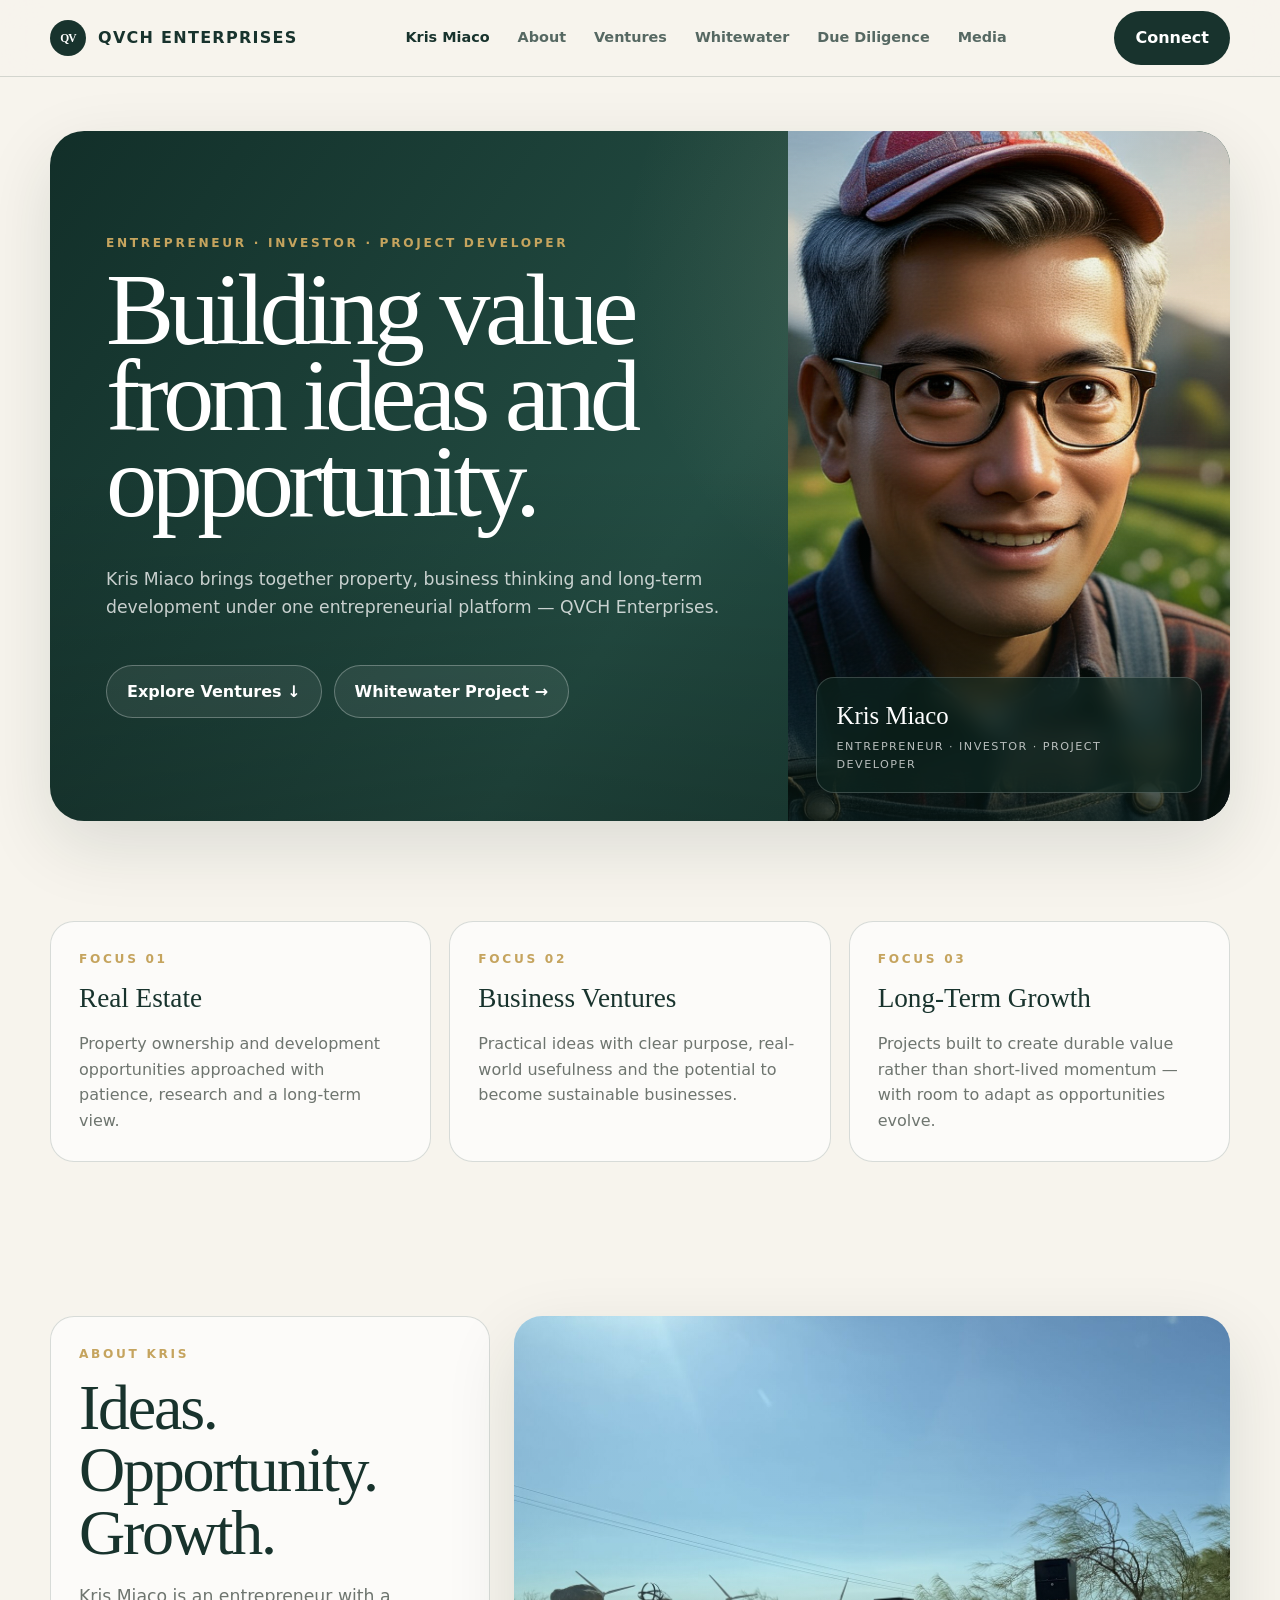
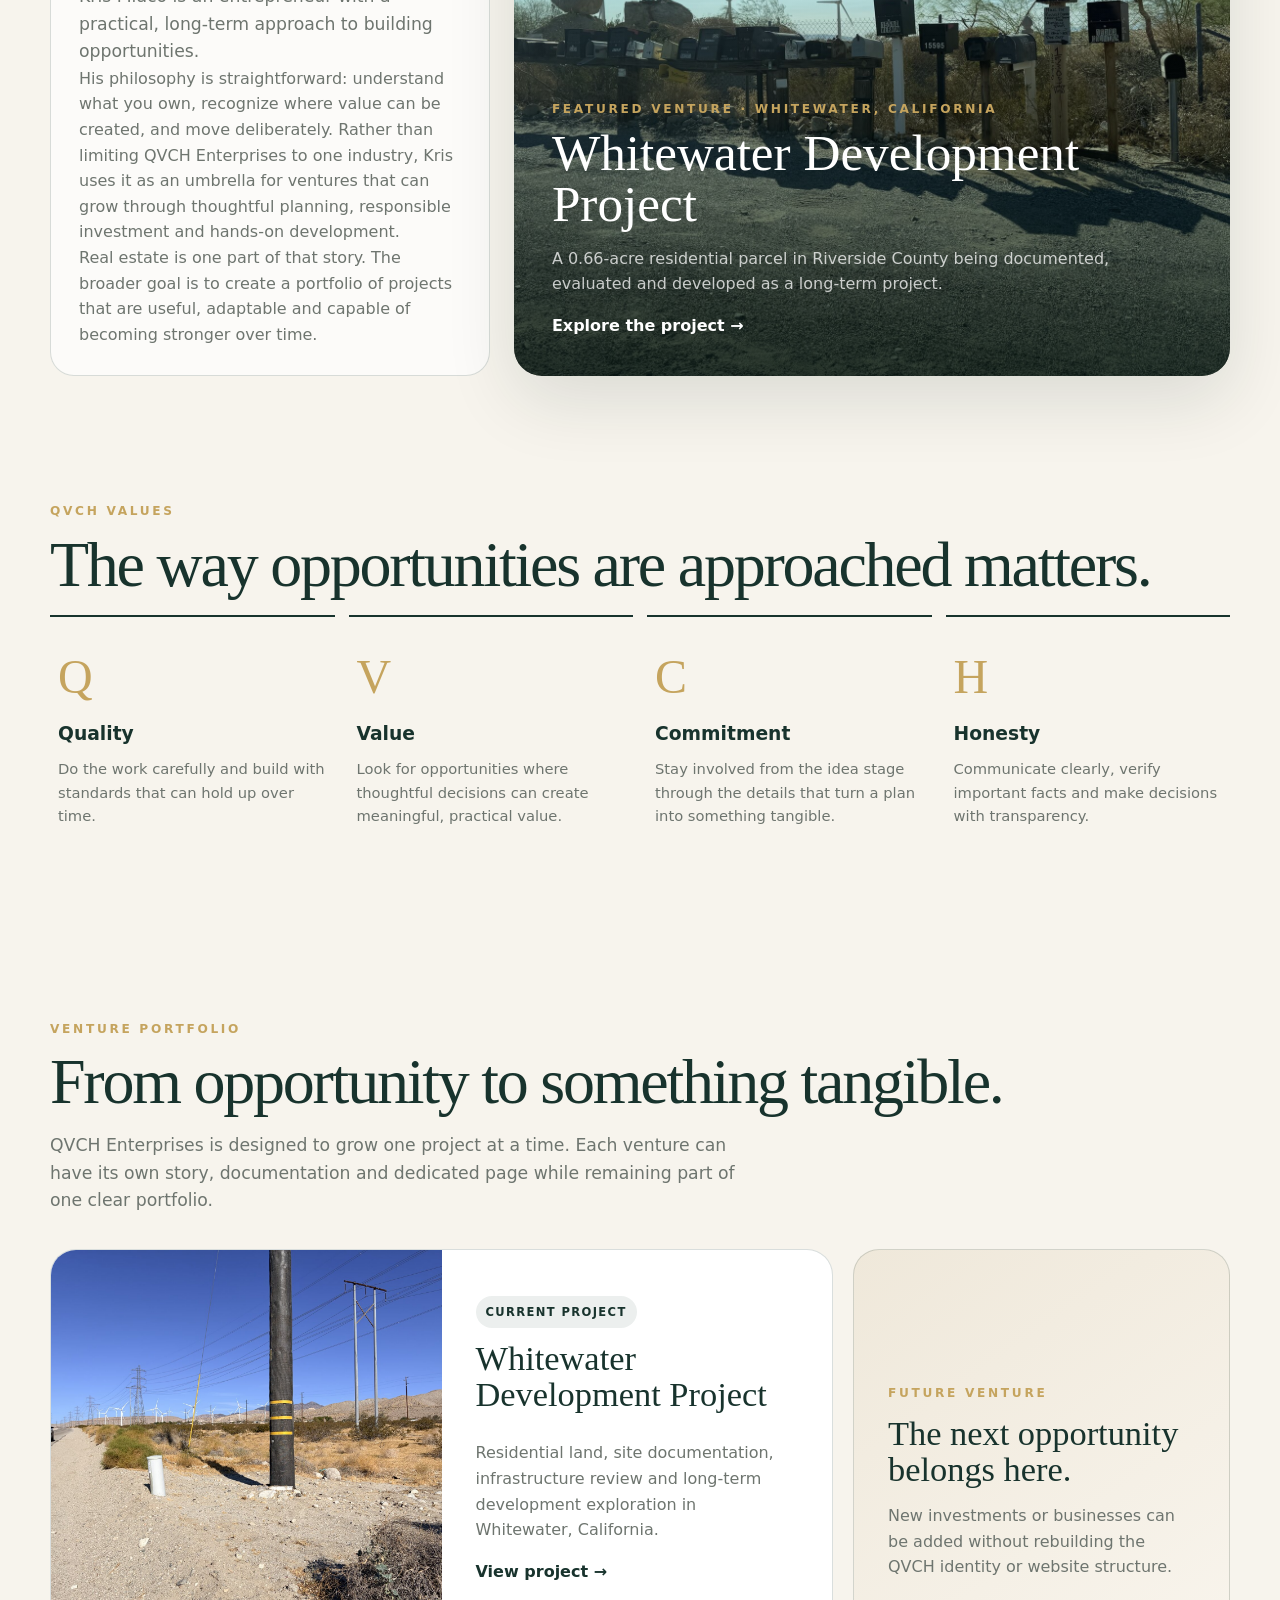
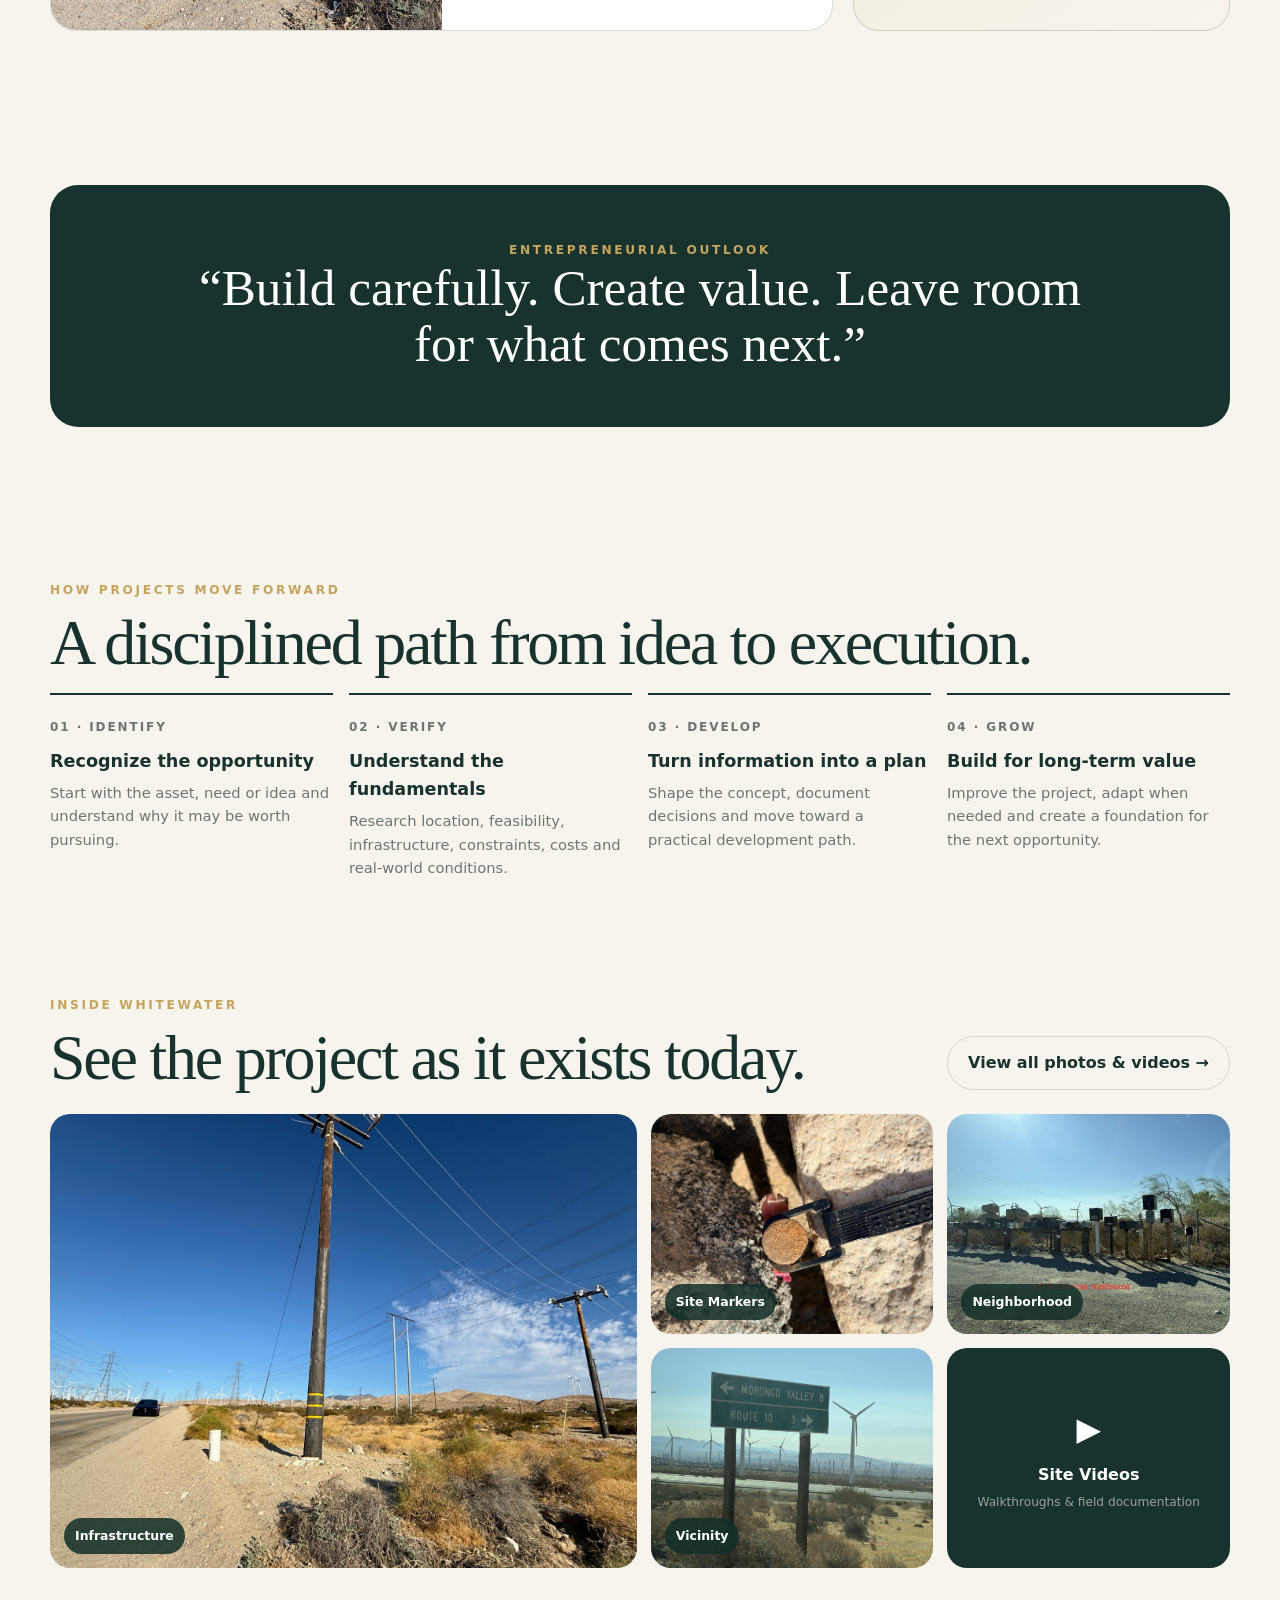
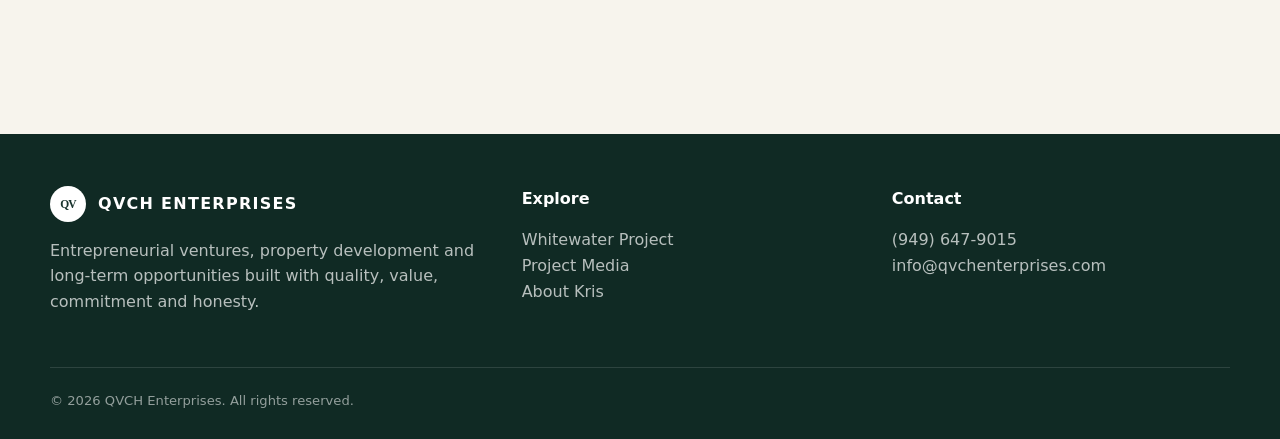
<file: index.html>
<!doctype html>
<html lang="en">
<head>
  <meta charset="utf-8">
  <meta name="viewport" content="width=device-width,initial-scale=1">
  <meta name="description" content="Kris Miaco and QVCH Enterprises — entrepreneurial ventures, property development, investment ideas and long-term opportunities.">
  <title>Kris Miaco | QVCH Enterprises</title>
  <link rel="stylesheet" href="assets/css/styles-v4.css">
</head>
<body>
<nav class="nav">
  <div class="container nav-inner">
    <a class="brand" href="index.html"><span class="brand-mark brand-qv">QV</span><span>QVCH ENTERPRISES</span></a>
    <button class="menu-btn" aria-label="Open menu">☰</button>
    <div class="nav-links">
      <a class="active" href="index.html">Kris Miaco</a>
      <a href="#about">About</a>
      <a href="#ventures">Ventures</a>
      <a href="whitewater.html">Whitewater</a>
      <a href="due-diligence.html">Due Diligence</a>
      <a href="media.html">Media</a>
    </div>
    <a class="nav-cta" href="#contact">Connect</a>
  </div>
</nav>

<header class="hero">
  <div class="container hero-shell">
    <div class="hero-grid">
      <div class="hero-copy">
        <div class="eyebrow">Entrepreneur · Investor · Project Developer</div>
        <h1>Building value from ideas and opportunity.</h1>
        <p>Kris Miaco brings together property, business thinking and long-term development under one entrepreneurial platform — QVCH Enterprises.</p>
        <div class="hero-actions">
          <a class="btn btn-light" href="#ventures">Explore Ventures ↓</a>
          <a class="btn btn-light" href="whitewater.html">Whitewater Project →</a>
        </div>
      </div>
      <div class="hero-portrait hero-photo" aria-label="Kris Miaco">
        <img src="assets/images/kris-miaco.png" alt="Kris Miaco">
        <div class="hero-photo-caption"><strong>Kris Miaco</strong><span>Entrepreneur · Investor · Project Developer</span></div>
      </div>
    </div>
  </div>
</header>

<section class="section-sm">
  <div class="container focus-grid">
    <article class="card"><div class="eyebrow">Focus 01</div><h3>Real Estate</h3><p>Property ownership and development opportunities approached with patience, research and a long-term view.</p></article>
    <article class="card"><div class="eyebrow">Focus 02</div><h3>Business Ventures</h3><p>Practical ideas with clear purpose, real-world usefulness and the potential to become sustainable businesses.</p></article>
    <article class="card"><div class="eyebrow">Focus 03</div><h3>Long-Term Growth</h3><p>Projects built to create durable value rather than short-lived momentum — with room to adapt as opportunities evolve.</p></article>
  </div>
</section>

<section class="section" id="about">
  <div class="container split">
    <div class="card about-card">
      <div class="eyebrow">About Kris</div>
      <h2 class="section-title" style="font-size:clamp(2.5rem,5vw,4.3rem)">Ideas.<br>Opportunity.<br>Growth.</h2>
      <p class="lead">Kris Miaco is an entrepreneur with a practical, long-term approach to building opportunities.</p>
      <p>His philosophy is straightforward: understand what you own, recognize where value can be created, and move deliberately. Rather than limiting QVCH Enterprises to one industry, Kris uses it as an umbrella for ventures that can grow through thoughtful planning, responsible investment and hands-on development.</p>
      <p>Real estate is one part of that story. The broader goal is to create a portfolio of projects that are useful, adaptable and capable of becoming stronger over time.</p>
    </div>
    <a class="featured" href="whitewater.html" style="background-image:url('assets/images/whitewater-landscape-01.jpg')">
      <div class="featured-content">
        <div class="eyebrow">Featured Venture · Whitewater, California</div>
        <h3>Whitewater Development Project</h3>
        <p>A 0.66-acre residential parcel in Riverside County being documented, evaluated and developed as a long-term project.</p>
        <strong>Explore the project →</strong>
      </div>
    </a>
  </div>
</section>

<section class="section values-section">
  <div class="container">
    <div class="eyebrow">QVCH Values</div>
    <h2 class="section-title">The way opportunities are approached matters.</h2>
    <div class="values-grid">
      <article><span>Q</span><h3>Quality</h3><p>Do the work carefully and build with standards that can hold up over time.</p></article>
      <article><span>V</span><h3>Value</h3><p>Look for opportunities where thoughtful decisions can create meaningful, practical value.</p></article>
      <article><span>C</span><h3>Commitment</h3><p>Stay involved from the idea stage through the details that turn a plan into something tangible.</p></article>
      <article><span>H</span><h3>Honesty</h3><p>Communicate clearly, verify important facts and make decisions with transparency.</p></article>
    </div>
  </div>
</section>

<section class="section" id="ventures">
  <div class="container">
    <div class="eyebrow">Venture Portfolio</div>
    <h2 class="section-title">From opportunity to something tangible.</h2>
    <p class="lead">QVCH Enterprises is designed to grow one project at a time. Each venture can have its own story, documentation and dedicated page while remaining part of one clear portfolio.</p>
    <div class="venture-grid">
      <a class="venture-card venture-live" href="whitewater.html">
        <div class="venture-image"><img src="assets/images/whitewater-landscape-02.jpg" alt="Whitewater project landscape"></div>
        <div class="venture-copy"><div class="status-pill">Current Project</div><h3>Whitewater Development Project</h3><p>Residential land, site documentation, infrastructure review and long-term development exploration in Whitewater, California.</p><strong>View project →</strong></div>
      </a>
      <div class="venture-card venture-future"><div class="future-inner"><div class="eyebrow">Future Venture</div><h3>The next opportunity belongs here.</h3><p>New investments or businesses can be added without rebuilding the QVCH identity or website structure.</p></div></div>
    </div>
  </div>
</section>

<section class="section-sm">
  <div class="container quote-panel">
    <div class="eyebrow">Entrepreneurial Outlook</div>
    <blockquote>“Build carefully. Create value. Leave room for what comes next.”</blockquote>
  </div>
</section>

<section class="section">
  <div class="container">
    <div class="eyebrow">How Projects Move Forward</div>
    <h2 class="section-title">A disciplined path from idea to execution.</h2>
    <div class="timeline timeline-four">
      <div class="step"><span>01 · Identify</span><h4>Recognize the opportunity</h4><p>Start with the asset, need or idea and understand why it may be worth pursuing.</p></div>
      <div class="step"><span>02 · Verify</span><h4>Understand the fundamentals</h4><p>Research location, feasibility, infrastructure, constraints, costs and real-world conditions.</p></div>
      <div class="step"><span>03 · Develop</span><h4>Turn information into a plan</h4><p>Shape the concept, document decisions and move toward a practical development path.</p></div>
      <div class="step"><span>04 · Grow</span><h4>Build for long-term value</h4><p>Improve the project, adapt when needed and create a foundation for the next opportunity.</p></div>
    </div>
  </div>
</section>

<section class="section" style="padding-top:20px">
  <div class="container">
    <div class="section-head-row">
      <div><div class="eyebrow">Inside Whitewater</div><h2 class="section-title compact-title">See the project as it exists today.</h2></div>
      <a class="btn btn-outline" href="media.html">View all photos & videos →</a>
    </div>
    <div class="media-teaser">
      <a href="media.html"><img src="assets/images/vernon-utility-infrastructure.jpg" alt="Utility infrastructure near the Whitewater property"><span class="media-label">Infrastructure</span></a>
      <a href="media.html"><img src="assets/images/lot-marker-t3s-zoom.jpg" alt="Lot marker detail"><span class="media-label">Site Markers</span></a>
      <a href="media.html"><img src="assets/images/neighborhood-mailboxes.jpg" alt="Nearby residences mailboxes"><span class="media-label">Neighborhood</span></a>
      <a href="media.html"><img src="assets/images/morongo-route-sign.jpg" alt="Morongo route sign"><span class="media-label">Vicinity</span></a>
      <a href="media.html" class="video-teaser"><div><div class="play-icon">▶</div><strong>Site Videos</strong><span>Walkthroughs & field documentation</span></div></a>
    </div>
  </div>
</section>

<footer class="footer" id="contact">
  <div class="container">
    <div class="footer-grid">
      <div><div class="brand"><span class="brand-mark brand-qv footer-mark">QV</span><span>QVCH ENTERPRISES</span></div><p style="max-width:440px">Entrepreneurial ventures, property development and long-term opportunities built with quality, value, commitment and honesty.</p></div>
      <div><strong>Explore</strong><p><a href="whitewater.html">Whitewater Project</a><br><a href="media.html">Project Media</a><br><a href="#about">About Kris</a></p></div>
      <div><strong>Contact</strong><p><a href="tel:+19496479015">(949) 647-9015</a><br><a href="mailto:info@qvchenterprises.com">info@qvchenterprises.com</a></p></div>
    </div>
    <div class="footer-bottom">© <span data-year></span> QVCH Enterprises. All rights reserved.</div>
  </div>
</footer>
<script src="assets/js/main.js"></script>
</body>
</html>
</file>
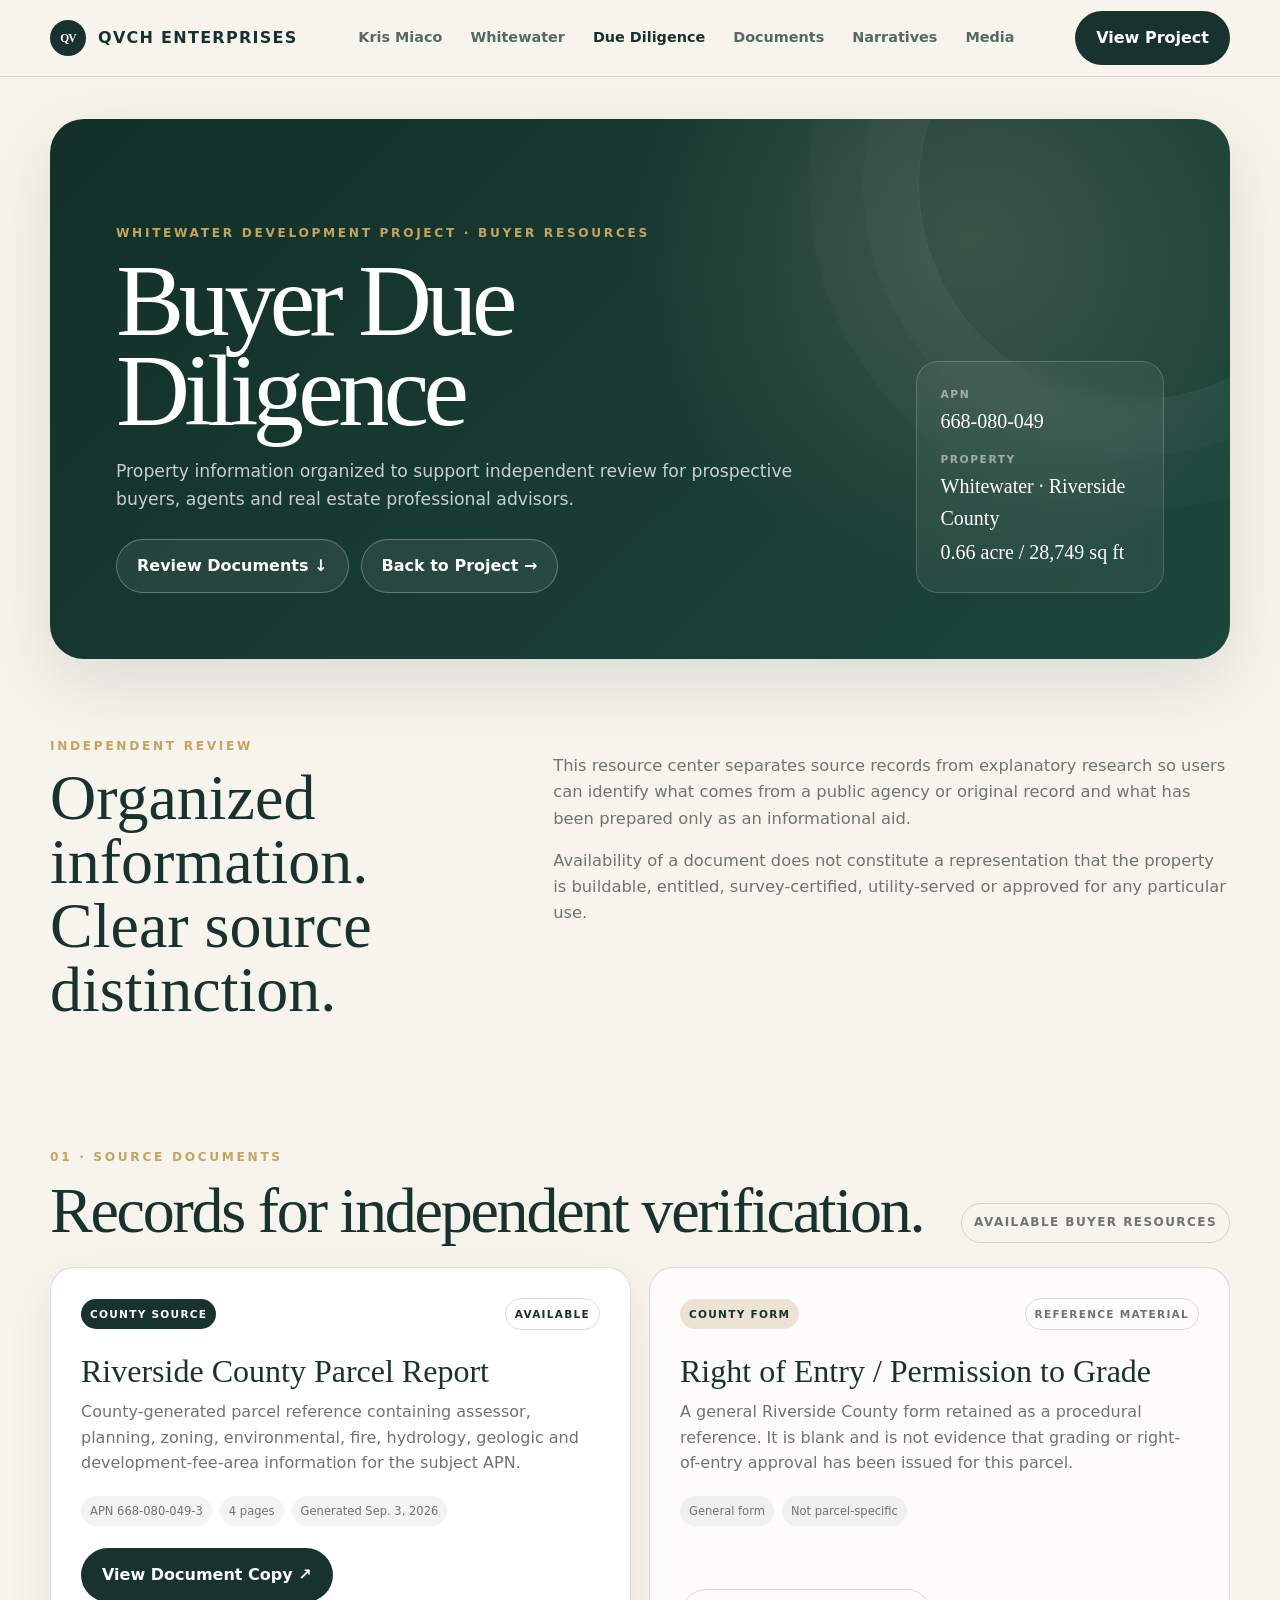
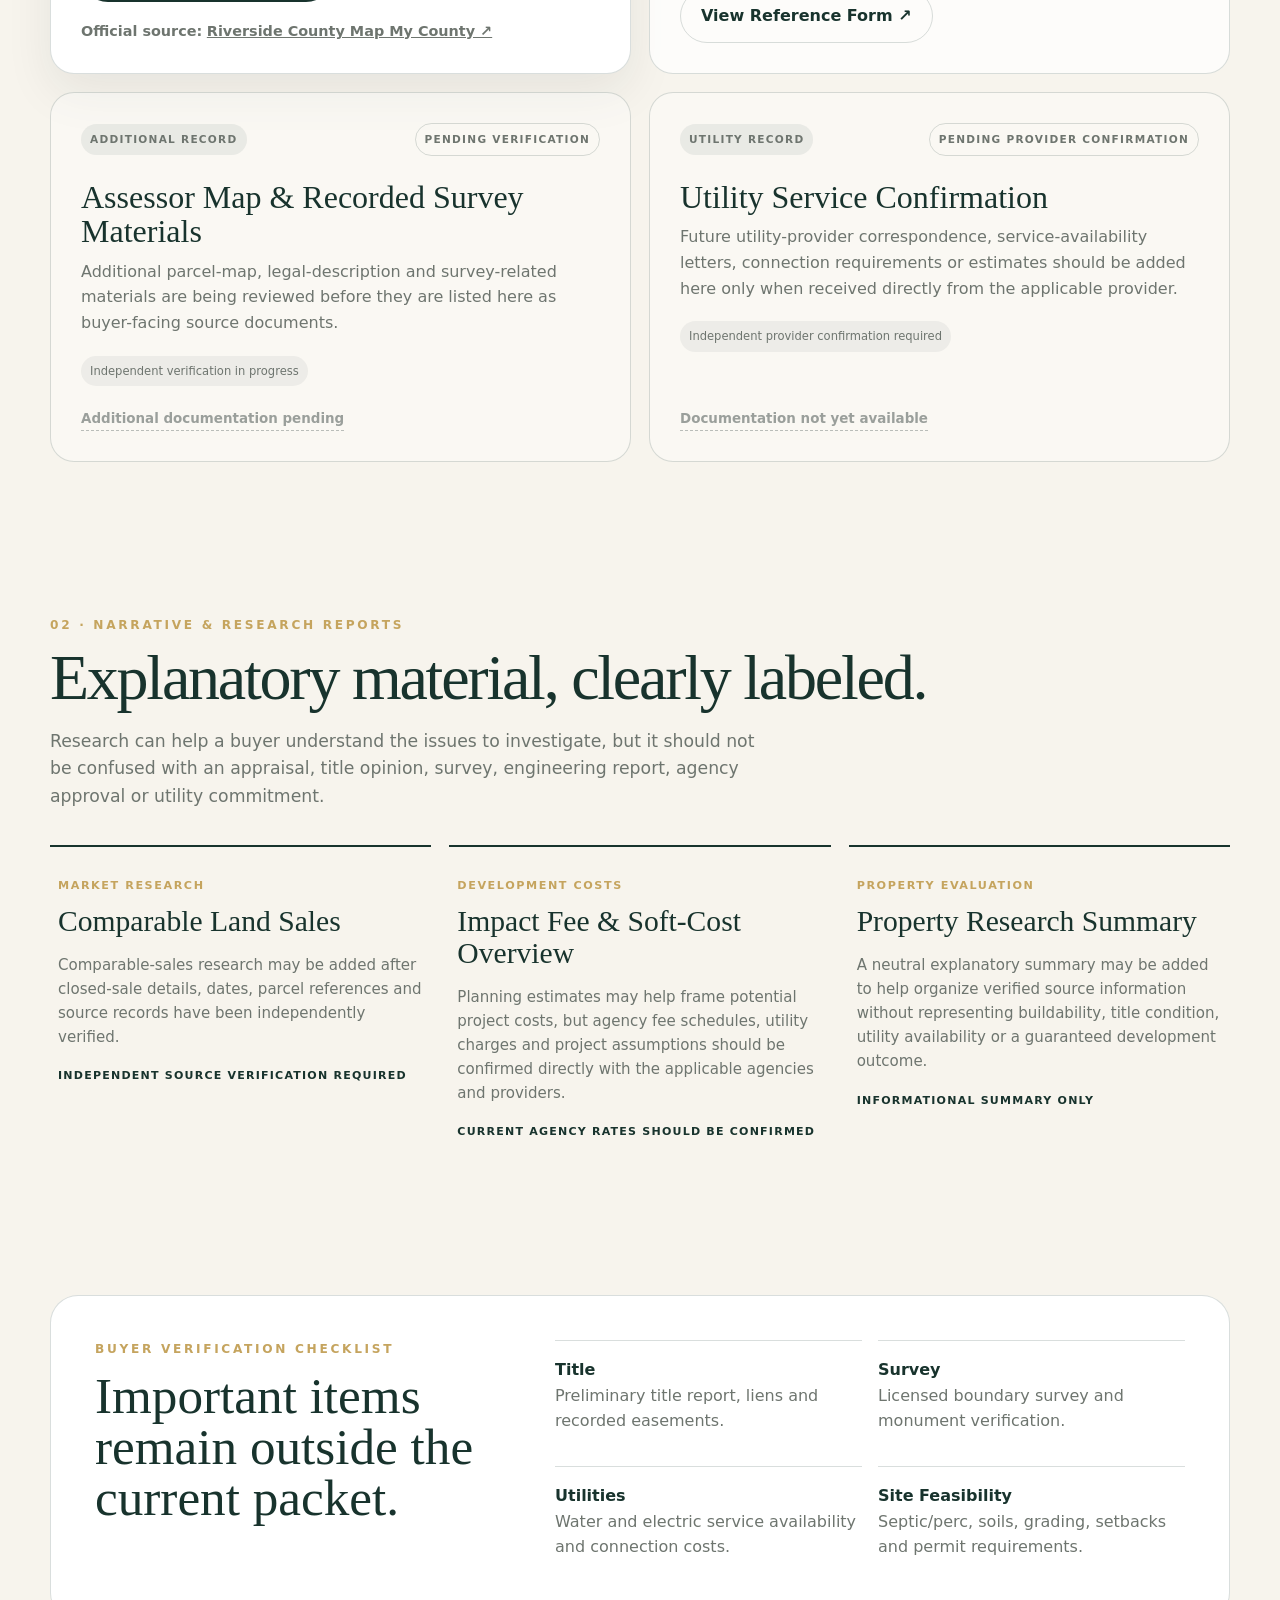
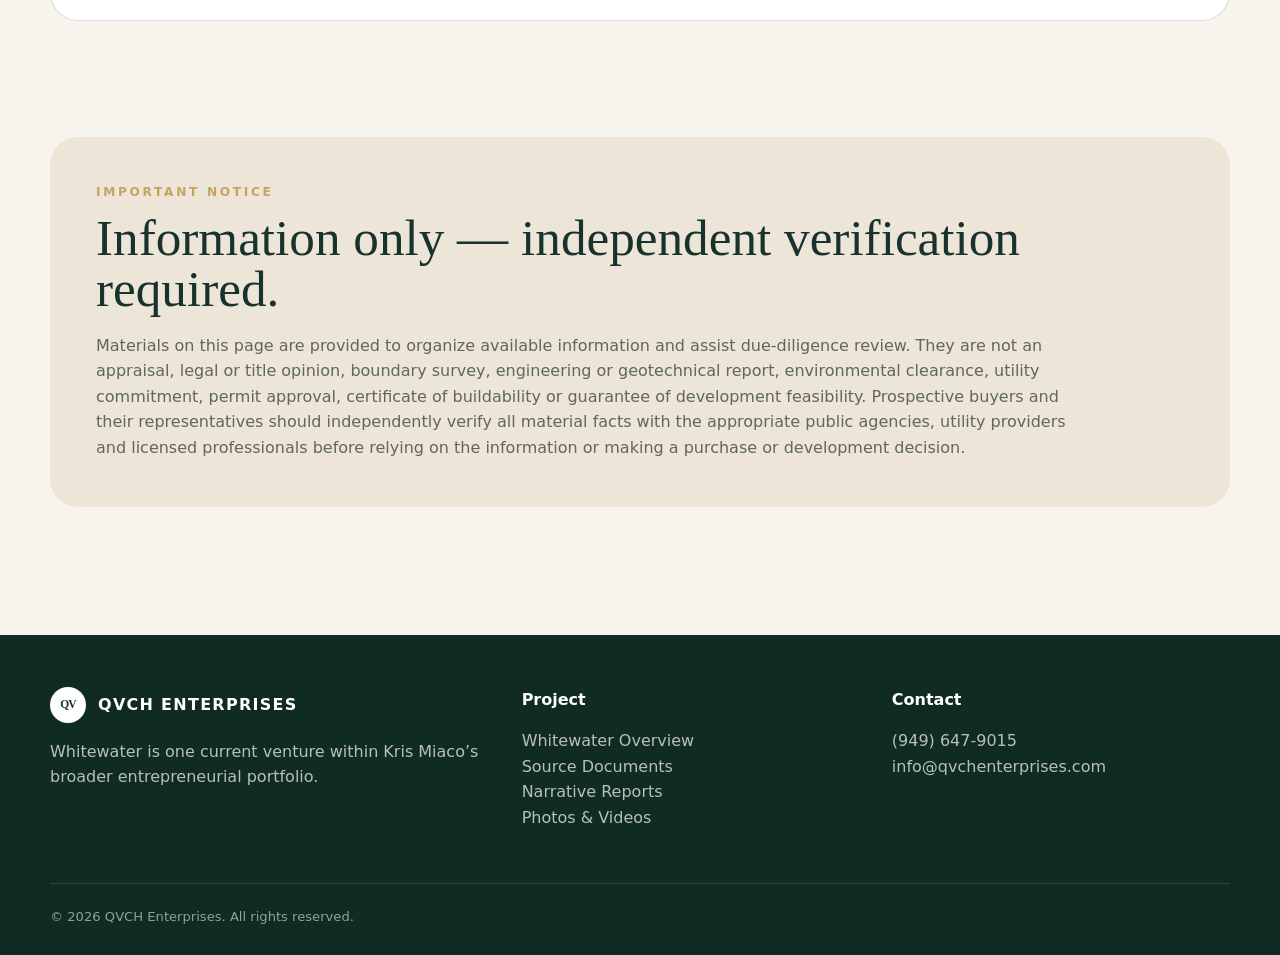
<file: due-diligence.html>
<!doctype html>
<html lang="en">
<head>
  <meta charset="utf-8">
  <meta name="viewport" content="width=device-width,initial-scale=1">
  <meta name="description" content="Buyer due diligence resources for the Whitewater Development Project by QVCH Enterprises, APN 668-080-049.">
  <title>Buyer Due Diligence | Whitewater Development Project</title>
  <link rel="stylesheet" href="assets/css/styles-v4.css">
</head>
<body>
<nav class="nav"><div class="container nav-inner"><a class="brand" href="index.html"><span class="brand-mark brand-qv">QV</span><span>QVCH ENTERPRISES</span></a><button class="menu-btn" aria-label="Open menu">☰</button><div class="nav-links"><a href="index.html">Kris Miaco</a><a href="whitewater.html">Whitewater</a><a class="active" href="due-diligence.html">Due Diligence</a><a href="#source-documents">Documents</a><a href="#narrative-reports">Narratives</a><a href="media.html">Media</a></div><a class="nav-cta" href="whitewater.html">View Project</a></div></nav>
<header class="dd-hero"><div class="container"><div class="dd-hero-panel"><div class="dd-hero-copy"><div class="eyebrow">Whitewater Development Project · Buyer Resources</div><h1>Buyer Due Diligence</h1><p>Property information organized to support independent review for prospective buyers, agents and real estate professional advisors.</p><div class="hero-actions"><a class="btn btn-light" href="#source-documents">Review Documents ↓</a><a class="btn btn-light" href="whitewater.html">Back to Project →</a></div></div><div class="dd-hero-note"><span>APN</span><strong>668-080-049</strong><span>Property</span><strong>Whitewater · Riverside County</strong><strong>0.66 acre / 28,749 sq ft</strong></div></div></div></header>
<section class="section-sm"><div class="container dd-intro-grid"><div><div class="eyebrow">Independent Review</div><h2>Organized information. Clear source distinction.</h2></div><div><p>This resource center separates source records from explanatory research so users can identify what comes from a public agency or original record and what has been prepared only as an informational aid.</p><p>Availability of a document does not constitute a representation that the property is buildable, entitled, survey-certified, utility-served or approved for any particular use.</p></div></div></section>
<section class="section-sm" id="source-documents"><div class="container"><div class="section-head-row"><div><div class="eyebrow">01 · Source Documents</div><h2 class="section-title compact-title">Records for independent verification.</h2></div><span class="dd-status-note">Available buyer resources</span></div><div class="document-grid">
<article class="document-card featured-doc"><div class="doc-top"><span class="doc-type source">County Source</span><span class="doc-status ready">Available</span></div><h3>Riverside County Parcel Report</h3><p>County-generated parcel reference containing assessor, planning, zoning, environmental, fire, hydrology, geologic and development-fee-area information for the subject APN.</p><div class="doc-meta"><span>APN 668-080-049-3</span><span>4 pages</span><span>Generated Sep. 3, 2026</span></div><a class="btn btn-dark" href="https://drive.google.com/file/d/18svM5lJlfaCfnuAw5YhsLQyIYKlV-qm8/view" target="_blank" rel="noopener">View Document Copy ↗</a><p style="margin:18px 0 0;font-size:.9rem;"><strong>Official source:</strong> <a href="https://gis1.countyofriverside.us/Html5Viewer/index.html?viewer=MMC_Public" target="_blank" rel="noopener" style="text-decoration:underline;font-weight:800;">Riverside County Map My County ↗</a></p></article>
<article class="document-card"><div class="doc-top"><span class="doc-type reference">County Form</span><span class="doc-status contextual">Reference Material</span></div><h3>Right of Entry / Permission to Grade</h3><p>A general Riverside County form retained as a procedural reference. It is blank and is not evidence that grading or right-of-entry approval has been issued for this parcel.</p><div class="doc-meta"><span>General form</span><span>Not parcel-specific</span></div><a class="btn btn-outline" href="https://drive.google.com/file/d/1dsmRkIGan6azvP2hgW1dOGWF7chAsEEo/view" target="_blank" rel="noopener">View Reference Form ↗</a></article>
<article class="document-card muted-doc"><div class="doc-top"><span class="doc-type pending">Additional Record</span><span class="doc-status review">Pending Verification</span></div><h3>Assessor Map & Recorded Survey Materials</h3><p>Additional parcel-map, legal-description and survey-related materials are being reviewed before they are listed here as buyer-facing source documents.</p><div class="doc-meta"><span>Independent verification in progress</span></div><span class="disabled-action">Additional documentation pending</span></article>
<article class="document-card muted-doc"><div class="doc-top"><span class="doc-type pending">Utility Record</span><span class="doc-status review">Pending Provider Confirmation</span></div><h3>Utility Service Confirmation</h3><p>Future utility-provider correspondence, service-availability letters, connection requirements or estimates should be added here only when received directly from the applicable provider.</p><div class="doc-meta"><span>Independent provider confirmation required</span></div><span class="disabled-action">Documentation not yet available</span></article></div></div></section>
<section class="section" id="narrative-reports"><div class="container"><div class="eyebrow">02 · Narrative & Research Reports</div><h2 class="section-title">Explanatory material, clearly labeled.</h2><p class="lead">Research can help a buyer understand the issues to investigate, but it should not be confused with an appraisal, title opinion, survey, engineering report, agency approval or utility commitment.</p><div class="report-review-grid"><article class="review-card"><span>Market Research</span><h3>Comparable Land Sales</h3><p>Comparable-sales research may be added after closed-sale details, dates, parcel references and source records have been independently verified.</p><strong>INDEPENDENT SOURCE VERIFICATION REQUIRED</strong></article><article class="review-card"><span>Development Costs</span><h3>Impact Fee & Soft-Cost Overview</h3><p>Planning estimates may help frame potential project costs, but agency fee schedules, utility charges and project assumptions should be confirmed directly with the applicable agencies and providers.</p><strong>CURRENT AGENCY RATES SHOULD BE CONFIRMED</strong></article><article class="review-card"><span>Property Evaluation</span><h3>Property Research Summary</h3><p>A neutral explanatory summary may be added to help organize verified source information without representing buildability, title condition, utility availability or a guaranteed development outcome.</p><strong>INFORMATIONAL SUMMARY ONLY</strong></article></div></div></section>
<section class="section-sm"><div class="container dd-callout"><div><div class="eyebrow">Buyer Verification Checklist</div><h2>Important items remain outside the current packet.</h2></div><div class="checklist-grid"><p><strong>Title</strong><br>Preliminary title report, liens and recorded easements.</p><p><strong>Survey</strong><br>Licensed boundary survey and monument verification.</p><p><strong>Utilities</strong><br>Water and electric service availability and connection costs.</p><p><strong>Site Feasibility</strong><br>Septic/perc, soils, grading, setbacks and permit requirements.</p></div></div></section>
<section class="section-sm"><div class="container disclaimer-panel"><div class="eyebrow">Important Notice</div><h2>Information only — independent verification required.</h2><p>Materials on this page are provided to organize available information and assist due-diligence review. They are not an appraisal, legal or title opinion, boundary survey, engineering or geotechnical report, environmental clearance, utility commitment, permit approval, certificate of buildability or guarantee of development feasibility. Prospective buyers and their representatives should independently verify all material facts with the appropriate public agencies, utility providers and licensed professionals before relying on the information or making a purchase or development decision.</p></div></section>
<footer class="footer"><div class="container"><div class="footer-grid"><div><div class="brand"><span class="brand-mark brand-qv footer-mark">QV</span><span>QVCH ENTERPRISES</span></div><p>Whitewater is one current venture within Kris Miaco’s broader entrepreneurial portfolio.</p></div><div><strong>Project</strong><p><a href="whitewater.html">Whitewater Overview</a><br><a href="#source-documents">Source Documents</a><br><a href="#narrative-reports">Narrative Reports</a><br><a href="media.html">Photos & Videos</a></p></div><div><strong>Contact</strong><p><a href="tel:+19496479015">(949) 647-9015</a><br><a href="mailto:info@qvchenterprises.com">info@qvchenterprises.com</a></p></div></div><div class="footer-bottom">© <span data-year></span> QVCH Enterprises. All rights reserved.</div></div></footer><script src="assets/js/main.js"></script></body></html>
</file>
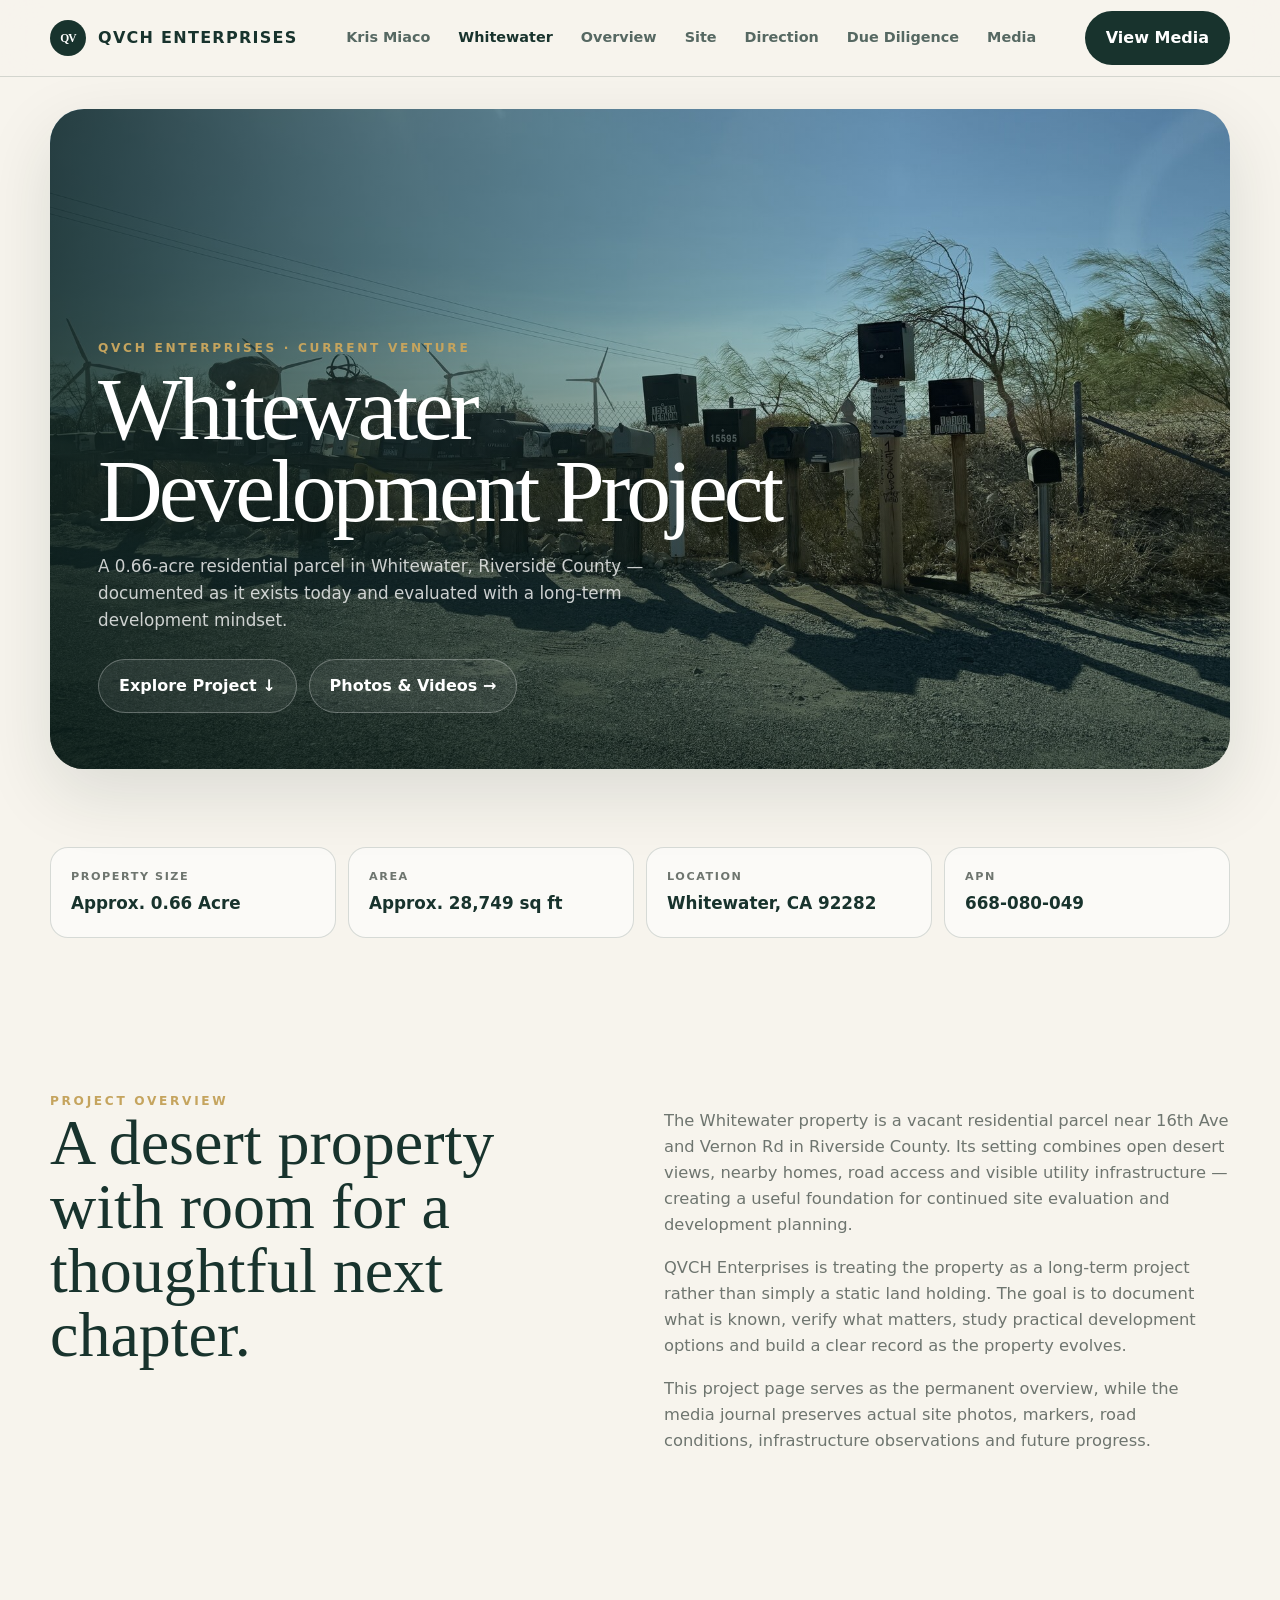
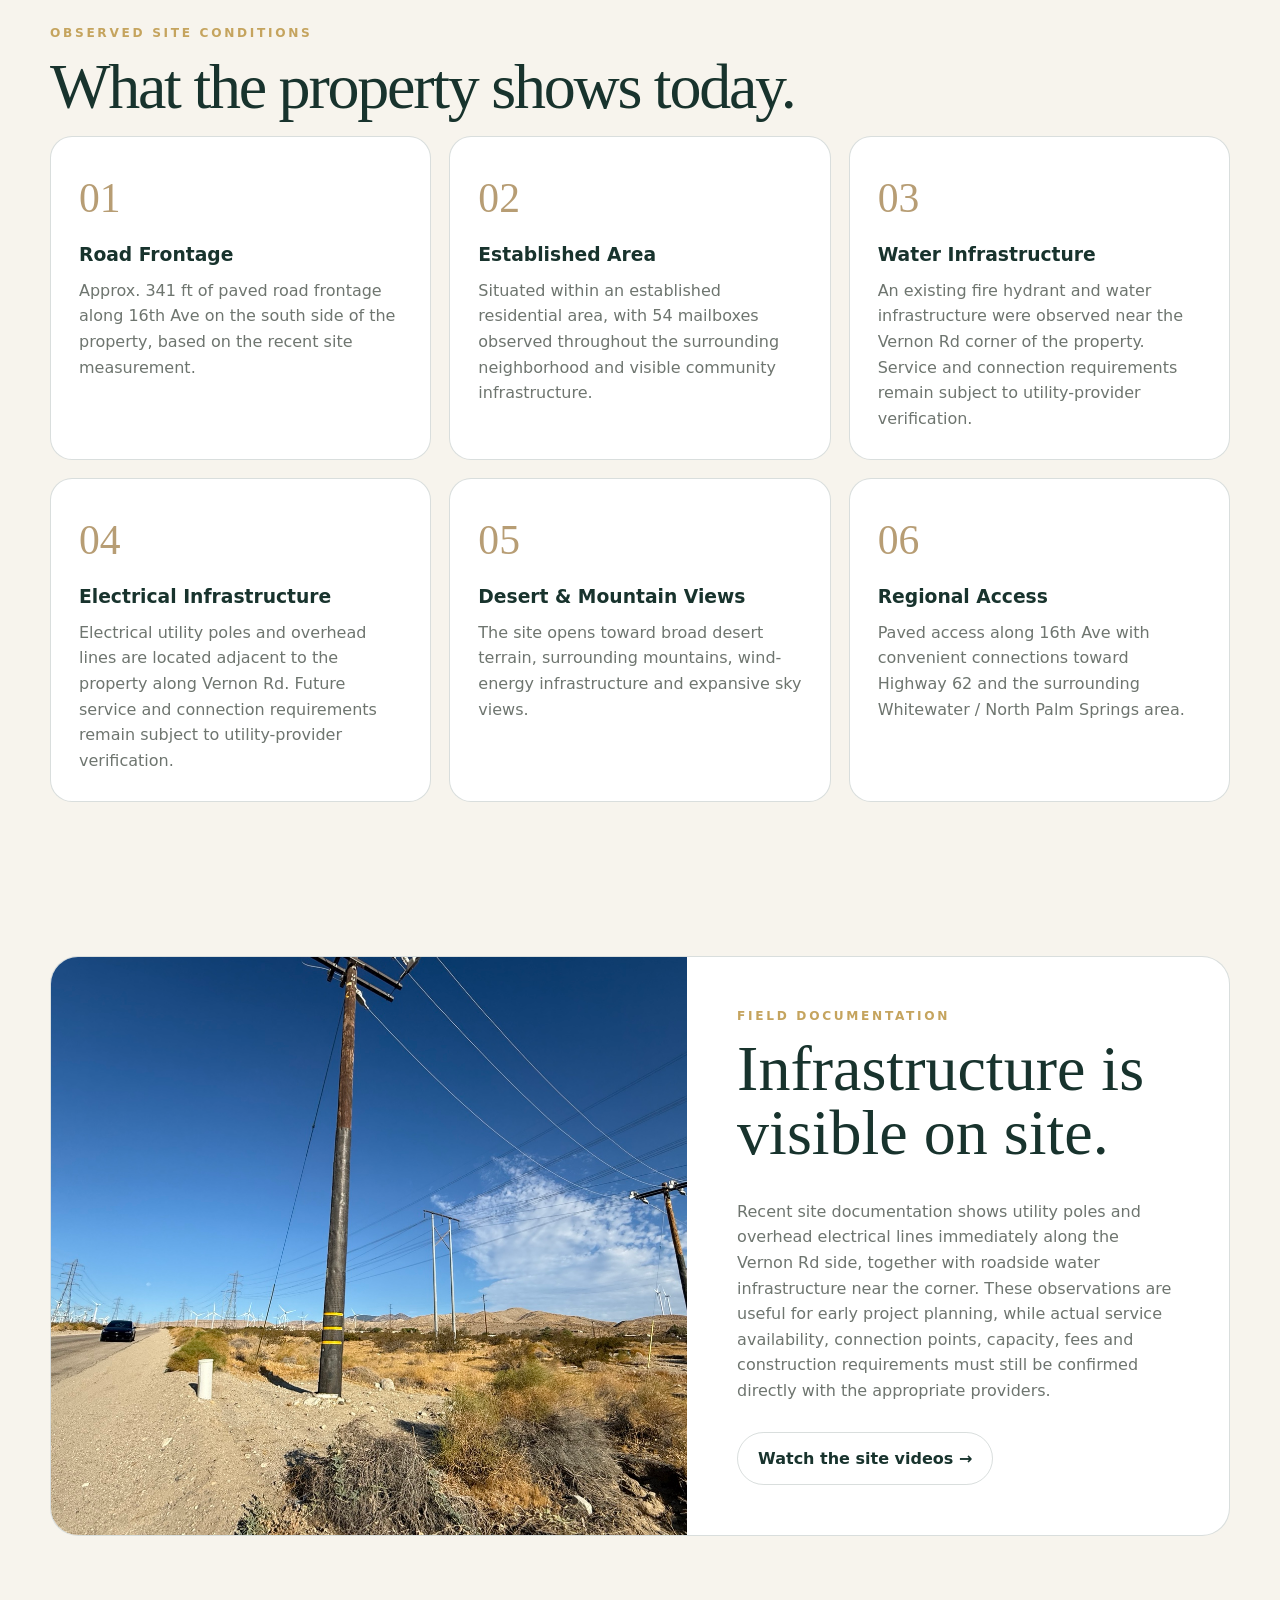
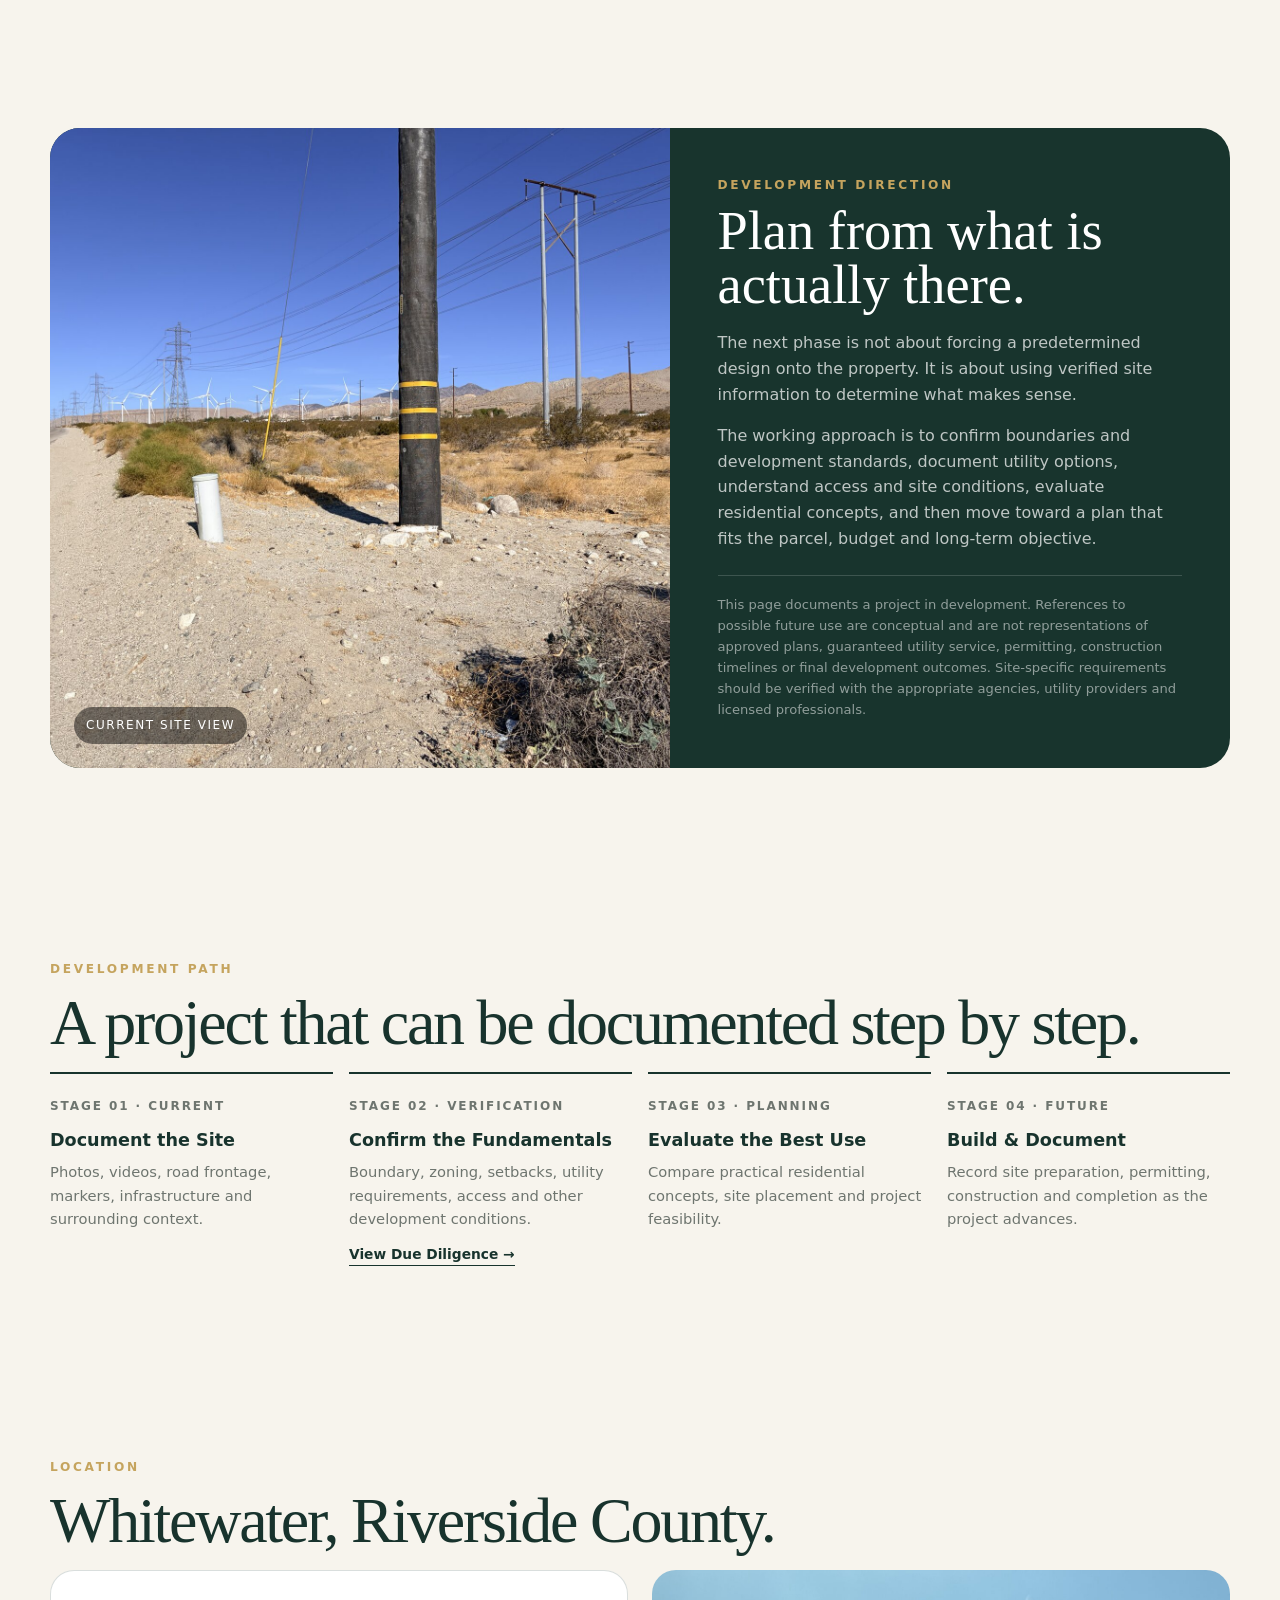
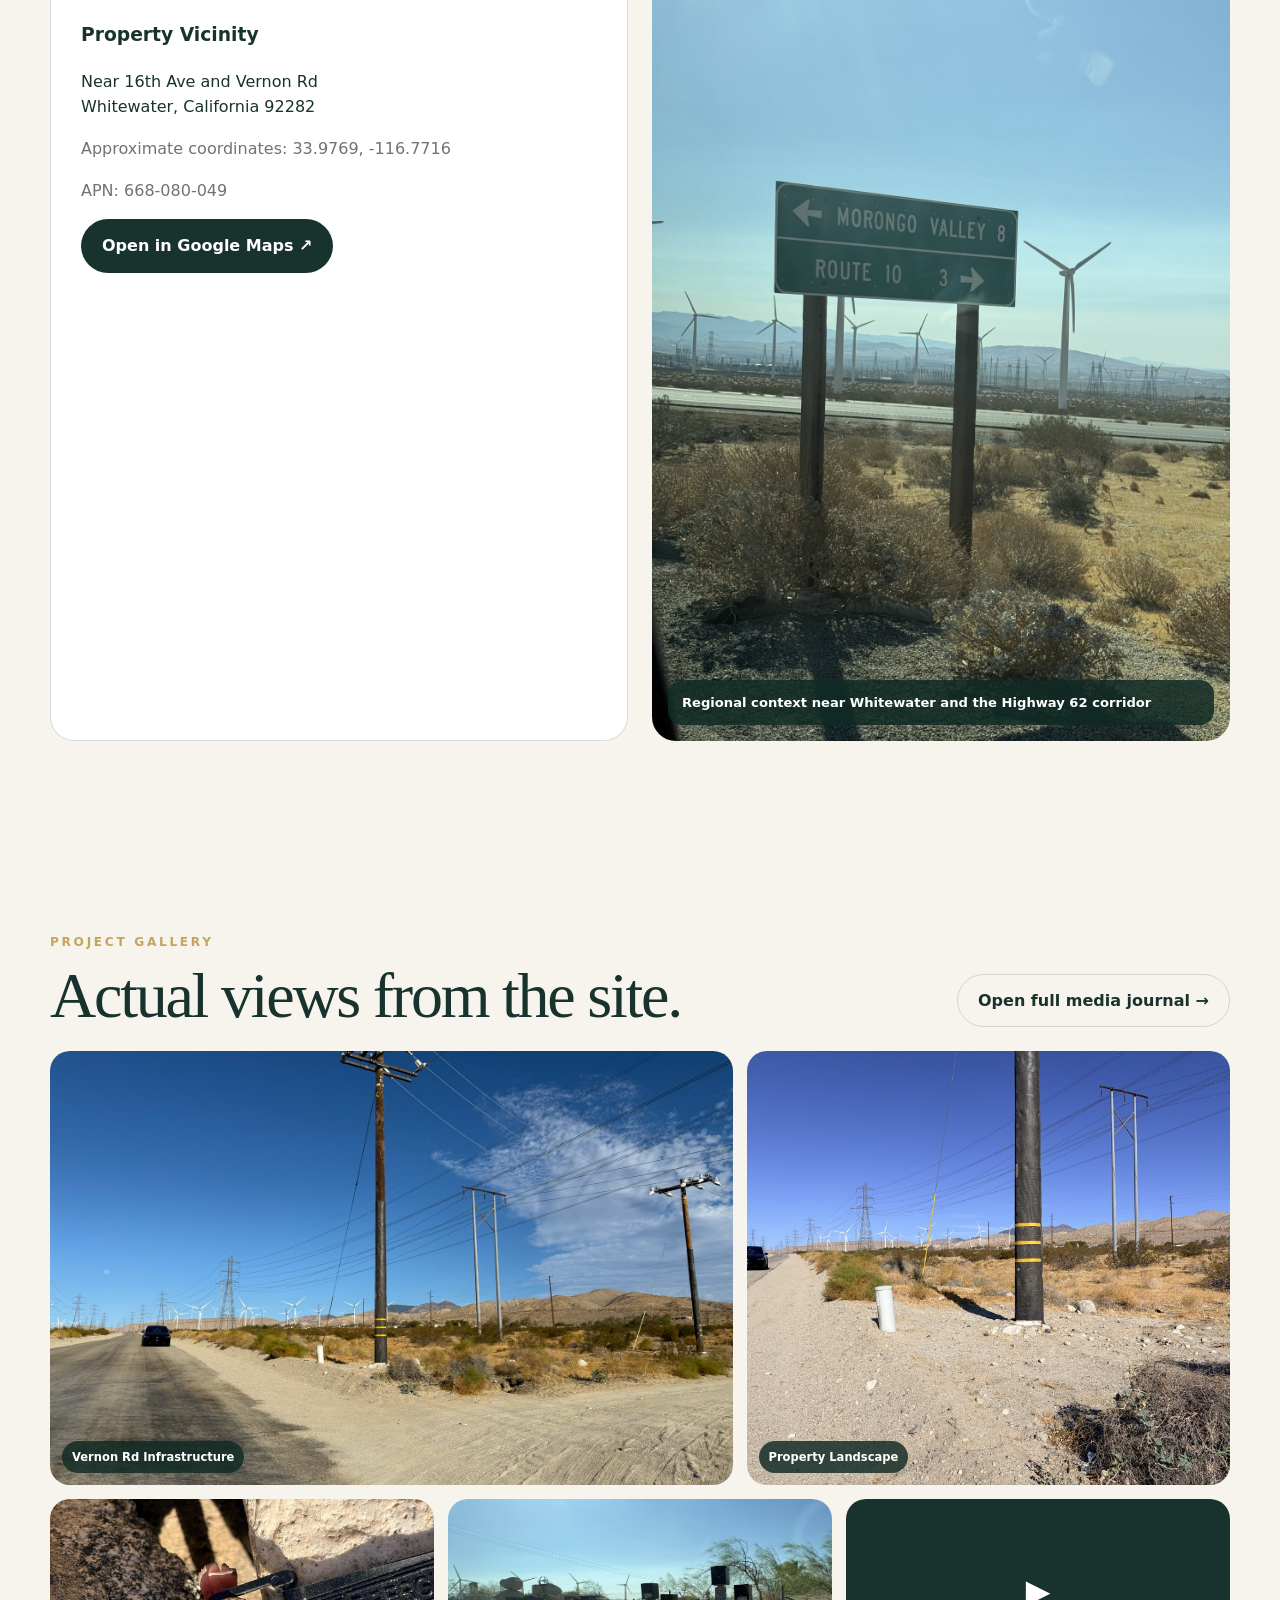
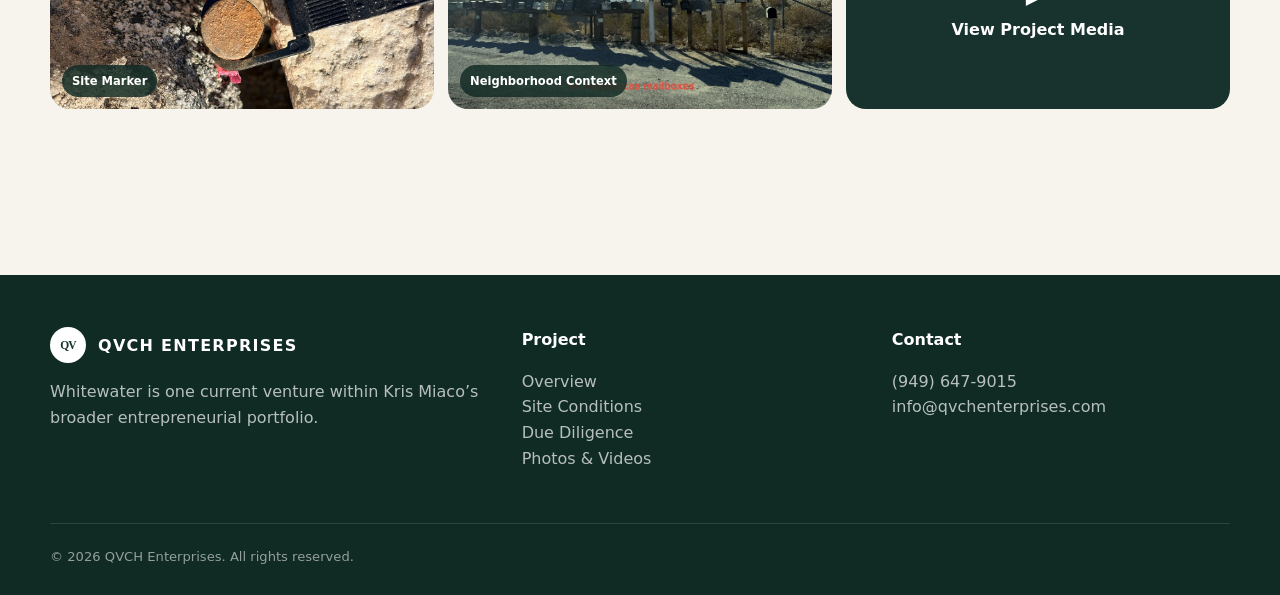
<file: whitewater.html>
<!doctype html>
<html lang="en">
<head>
  <meta charset="utf-8">
  <meta name="viewport" content="width=device-width,initial-scale=1">
  <meta name="description" content="Whitewater Development Project by QVCH Enterprises — a 0.66-acre residential property in Whitewater, Riverside County, California.">
  <title>Whitewater Development Project | QVCH Enterprises</title>
  <link rel="stylesheet" href="assets/css/styles-v4.css">
</head>
<body>
<nav class="nav">
  <div class="container nav-inner">
    <a class="brand" href="index.html"><span class="brand-mark brand-qv">QV</span><span>QVCH ENTERPRISES</span></a>
    <button class="menu-btn" aria-label="Open menu">☰</button>
    <div class="nav-links">
      <a href="index.html">Kris Miaco</a>
      <a class="active" href="whitewater.html">Whitewater</a>
      <a href="#overview">Overview</a>
      <a href="#site">Site</a>
      <a href="#direction">Direction</a>
      <a href="due-diligence.html">Due Diligence</a>
      <a href="media.html">Media</a>
    </div>
    <a class="nav-cta" href="media.html">View Media</a>
  </div>
</nav>

<header class="project-hero">
  <div class="container">
    <div class="project-hero-card" style="background-image:url('assets/images/whitewater-landscape-01.jpg')">
      <div class="project-hero-copy">
        <div class="eyebrow">QVCH Enterprises · Current Venture</div>
        <h1>Whitewater Development Project</h1>
        <p>A 0.66-acre residential parcel in Whitewater, Riverside County — documented as it exists today and evaluated with a long-term development mindset.</p>
        <div class="hero-actions"><a class="btn btn-light" href="#overview">Explore Project ↓</a><a class="btn btn-light" href="media.html">Photos & Videos →</a></div>
      </div>
    </div>
  </div>
</header>

<section class="section-sm">
  <div class="container stats">
    <div class="stat"><small>Property Size</small><strong>Approx. 0.66 Acre</strong></div>
    <div class="stat"><small>Area</small><strong>Approx. 28,749 sq ft</strong></div>
    <div class="stat"><small>Location</small><strong>Whitewater, CA 92282</strong></div>
    <div class="stat"><small>APN</small><strong>668-080-049</strong></div>
  </div>
</section>

<section class="section" id="overview">
  <div class="container project-copy-grid">
    <div><div class="eyebrow">Project Overview</div><h2>A desert property with room for a thoughtful next chapter.</h2></div>
    <div>
      <p>The Whitewater property is a vacant residential parcel near 16th Ave and Vernon Rd in Riverside County. Its setting combines open desert views, nearby homes, road access and visible utility infrastructure — creating a useful foundation for continued site evaluation and development planning.</p>
      <p>QVCH Enterprises is treating the property as a long-term project rather than simply a static land holding. The goal is to document what is known, verify what matters, study practical development options and build a clear record as the property evolves.</p>
      <p>This project page serves as the permanent overview, while the media journal preserves actual site photos, markers, road conditions, infrastructure observations and future progress.</p>
    </div>
  </div>
</section>

<section class="section-sm" id="site">
  <div class="container">
    <div class="eyebrow">Observed Site Conditions</div>
    <h2 class="section-title">What the property shows today.</h2>
    <div class="highlights">
      <article class="highlight"><div class="num">01</div><h3>Road Frontage</h3><p>Approx. 341 ft of paved road frontage along 16th Ave on the south side of the property, based on the recent site measurement.</p></article>
      <article class="highlight"><div class="num">02</div><h3>Established Area</h3><p>Situated within an established residential area, with 54 mailboxes observed throughout the surrounding neighborhood and visible community infrastructure.</p></article>
      <article class="highlight"><div class="num">03</div><h3>Water Infrastructure</h3><p>An existing fire hydrant and water infrastructure were observed near the Vernon Rd corner of the property. Service and connection requirements remain subject to utility-provider verification.</p></article>
      <article class="highlight"><div class="num">04</div><h3>Electrical Infrastructure</h3><p>Electrical utility poles and overhead lines are located adjacent to the property along Vernon Rd. Future service and connection requirements remain subject to utility-provider verification.</p></article>
      <article class="highlight"><div class="num">05</div><h3>Desert & Mountain Views</h3><p>The site opens toward broad desert terrain, surrounding mountains, wind-energy infrastructure and expansive sky views.</p></article>
      <article class="highlight"><div class="num">06</div><h3>Regional Access</h3><p>Paved access along 16th Ave with convenient connections toward Highway 62 and the surrounding Whitewater / North Palm Springs area.</p></article>
    </div>
  </div>
</section>

<section class="section utility-feature">
  <div class="container feature-split">
    <div class="feature-photo"><img src="assets/images/vernon-utility-infrastructure.jpg" alt="Utility pole, electrical lines and roadside infrastructure near the Whitewater property"></div>
    <div class="feature-copy-panel"><div class="eyebrow">Field Documentation</div><h2>Infrastructure is visible on site.</h2><p>Recent site documentation shows utility poles and overhead electrical lines immediately along the Vernon Rd side, together with roadside water infrastructure near the corner. These observations are useful for early project planning, while actual service availability, connection points, capacity, fees and construction requirements must still be confirmed directly with the appropriate providers.</p><a class="btn btn-outline" href="media.html#videos">Watch the site videos →</a></div>
  </div>
</section>

<section class="section" id="direction">
  <div class="container concept-panel">
    <div class="concept-visual concept-photo" style="background-image:url('assets/images/whitewater-landscape-02.jpg')"></div>
    <div class="concept-copy">
      <div class="eyebrow">Development Direction</div>
      <h2>Plan from what is actually there.</h2>
      <p>The next phase is not about forcing a predetermined design onto the property. It is about using verified site information to determine what makes sense.</p>
      <p>The working approach is to confirm boundaries and development standards, document utility options, understand access and site conditions, evaluate residential concepts, and then move toward a plan that fits the parcel, budget and long-term objective.</p>
      <div class="disclaimer">This page documents a project in development. References to possible future use are conceptual and are not representations of approved plans, guaranteed utility service, permitting, construction timelines or final development outcomes. Site-specific requirements should be verified with the appropriate agencies, utility providers and licensed professionals.</div>
    </div>
  </div>
</section>

<section class="section">
  <div class="container">
    <div class="eyebrow">Development Path</div>
    <h2 class="section-title">A project that can be documented step by step.</h2>
    <div class="timeline timeline-four">
      <div class="step"><span>Stage 01 · Current</span><h4>Document the Site</h4><p>Photos, videos, road frontage, markers, infrastructure and surrounding context.</p></div>
      <div class="step"><span>Stage 02 · Verification</span><h4>Confirm the Fundamentals</h4><p>Boundary, zoning, setbacks, utility requirements, access and other development conditions.</p><a class="text-link" href="due-diligence.html">View Due Diligence →</a></div>
      <div class="step"><span>Stage 03 · Planning</span><h4>Evaluate the Best Use</h4><p>Compare practical residential concepts, site placement and project feasibility.</p></div>
      <div class="step"><span>Stage 04 · Future</span><h4>Build & Document</h4><p>Record site preparation, permitting, construction and completion as the project advances.</p></div>
    </div>
  </div>
</section>

<section class="section" id="location">
  <div class="container">
    <div class="eyebrow">Location</div>
    <h2 class="section-title">Whitewater, Riverside County.</h2>
    <div class="location-box">
      <div class="location-card"><h3>Property Vicinity</h3><p>Near 16th Ave and Vernon Rd<br>Whitewater, California 92282</p><p style="color:var(--muted)">Approximate coordinates: 33.9769, -116.7716</p><p style="color:var(--muted)">APN: 668-080-049</p><a class="btn btn-dark" href="https://www.google.com/maps?q=33.9769,-116.7716" target="_blank" rel="noopener">Open in Google Maps ↗</a></div>
      <div class="location-photo"><img src="assets/images/morongo-route-sign.jpg" alt="Regional road sign near the Whitewater property"><div class="location-photo-caption">Regional context near Whitewater and the Highway 62 corridor</div></div>
    </div>
  </div>
</section>

<section class="section">
  <div class="container">
    <div class="section-head-row"><div><div class="eyebrow">Project Gallery</div><h2 class="section-title compact-title">Actual views from the site.</h2></div><a class="btn btn-outline" href="media.html">Open full media journal →</a></div>
    <div class="gallery-grid">
      <a data-lightbox class="gallery-item wide" href="assets/images/vernon-road-utilities-wide.jpg"><img src="assets/images/vernon-road-utilities-wide.jpg" alt="Vernon Road utility infrastructure"><span class="gallery-caption">Vernon Rd Infrastructure</span></a>
      <a data-lightbox class="gallery-item tall" href="assets/images/whitewater-landscape-02.jpg"><img src="assets/images/whitewater-landscape-02.jpg" alt="Whitewater property landscape"><span class="gallery-caption">Property Landscape</span></a>
      <a data-lightbox class="gallery-item small" href="assets/images/lot-marker-t3s-zoom.jpg"><img src="assets/images/lot-marker-t3s-zoom.jpg" alt="T3S lot marker"><span class="gallery-caption">Site Marker</span></a>
      <a data-lightbox class="gallery-item small" href="assets/images/neighborhood-mailboxes.jpg"><img src="assets/images/neighborhood-mailboxes.jpg" alt="Nearby residences mailboxes"><span class="gallery-caption">Neighborhood Context</span></a>
      <a class="gallery-item small" href="media.html" style="background:var(--ink);display:grid;place-items:center;color:white"><div style="text-align:center"><div style="font-size:2rem">▶</div><strong>View Project Media</strong></div></a>
    </div>
  </div>
</section>

<footer class="footer">
  <div class="container">
    <div class="footer-grid">
      <div><div class="brand"><span class="brand-mark brand-qv footer-mark">QV</span><span>QVCH ENTERPRISES</span></div><p>Whitewater is one current venture within Kris Miaco’s broader entrepreneurial portfolio.</p></div>
      <div><strong>Project</strong><p><a href="#overview">Overview</a><br><a href="#site">Site Conditions</a><br><a href="due-diligence.html">Due Diligence</a><br><a href="media.html">Photos & Videos</a></p></div>
      <div><strong>Contact</strong><p><a href="tel:+19496479015">(949) 647-9015</a><br><a href="mailto:info@qvchenterprises.com">info@qvchenterprises.com</a></p></div>
    </div>
    <div class="footer-bottom">© <span data-year></span> QVCH Enterprises. All rights reserved.</div>
  </div>
</footer>
<script src="assets/js/main.js"></script>
</body>
</html>
</file>
<file: assets/css/styles-v4.css>
:root{
  --ink:#18332d;
  --ink-2:#284d44;
  --sand:#d7c3a0;
  --sand-2:#b79d74;
  --paper:#f7f4ed;
  --white:#ffffff;
  --muted:#6e756f;
  --line:rgba(24,51,45,.16);
  --gold:#c5a45e;
  --shadow:0 24px 70px rgba(20,42,36,.12);
  --radius:28px;
}
*{box-sizing:border-box}
html{scroll-behavior:smooth}
body{margin:0;font-family:Inter,ui-sans-serif,system-ui,-apple-system,BlinkMacSystemFont,"Segoe UI",sans-serif;background:var(--paper);color:var(--ink);line-height:1.6}
a{color:inherit;text-decoration:none}
img,video{display:block;max-width:100%}
button{font:inherit}
.container{width:min(1180px,calc(100% - 40px));margin-inline:auto}
.eyebrow{font-size:.76rem;letter-spacing:.22em;text-transform:uppercase;font-weight:800;color:var(--gold)}
.section{padding:96px 0}
.section-sm{padding:58px 0}
.section-title{font-family:Georgia,"Times New Roman",serif;font-size:clamp(2.25rem,5vw,4.9rem);line-height:.98;margin:12px 0 18px;font-weight:500;letter-spacing:-.035em}
.lead{font-size:1.08rem;color:var(--muted);max-width:720px}
.nav{position:sticky;top:0;z-index:100;background:rgba(247,244,237,.92);backdrop-filter:blur(18px);border-bottom:1px solid var(--line)}
.nav-inner{min-height:76px;display:flex;align-items:center;justify-content:space-between;gap:24px}
.brand{display:flex;align-items:center;gap:12px;font-weight:900;letter-spacing:.08em}
.brand-mark{width:36px;height:36px;border-radius:50%;display:grid;place-items:center;background:var(--ink);color:white;font-family:Georgia,serif;font-size:1.08rem}
.nav-links{display:flex;align-items:center;gap:28px;font-size:.9rem;font-weight:700}
.nav-links a{opacity:.72}.nav-links a:hover,.nav-links a.active{opacity:1}
.nav-cta,.btn{display:inline-flex;align-items:center;justify-content:center;gap:10px;padding:13px 20px;border-radius:999px;font-weight:800;border:1px solid transparent;transition:.2s ease}
.btn-dark,.nav-cta{background:var(--ink);color:white}.btn-dark:hover,.nav-cta:hover{background:var(--ink-2)}
.btn-light{border-color:rgba(255,255,255,.28);color:white;background:rgba(255,255,255,.07)}
.btn-outline{border-color:var(--line);background:transparent}
.menu-btn{display:none;border:0;background:transparent;font-size:1.5rem;color:var(--ink)}
.hero{padding:54px 0 42px}
.hero-shell{min-height:690px;border-radius:34px;overflow:hidden;position:relative;background:linear-gradient(125deg,#122f29 0%,#244e44 55%,#183a32 100%);color:white;box-shadow:var(--shadow)}
.hero-shell:after{content:"";position:absolute;inset:0;background:radial-gradient(circle at 80% 20%,rgba(215,195,160,.18),transparent 34%),linear-gradient(to top,rgba(0,0,0,.22),transparent 52%);pointer-events:none}
.hero-grid{position:relative;z-index:1;display:grid;grid-template-columns:1.25fr .75fr;min-height:690px}
.hero-copy{padding:90px 56px;display:flex;flex-direction:column;justify-content:center}
.hero-copy h1{font-family:Georgia,"Times New Roman",serif;font-weight:500;letter-spacing:-.055em;font-size:clamp(4rem,8vw,7.9rem);line-height:.84;margin:14px 0 24px;max-width:760px}
.hero-copy p{max-width:650px;font-size:1.08rem;color:rgba(255,255,255,.76)}
.hero-actions{display:flex;gap:12px;flex-wrap:wrap;margin-top:26px}
.hero-portrait{position:relative;min-height:100%;background:linear-gradient(145deg,rgba(255,255,255,.08),rgba(255,255,255,.02));display:flex;align-items:flex-end;padding:36px}
.portrait-placeholder{width:100%;aspect-ratio:3/4;border:1px dashed rgba(255,255,255,.32);border-radius:26px;display:flex;align-items:center;justify-content:center;text-align:center;padding:20px;color:rgba(255,255,255,.7);background:linear-gradient(180deg,rgba(255,255,255,.08),rgba(255,255,255,.02));font-size:.8rem;letter-spacing:.14em;text-transform:uppercase}
.focus-grid{display:grid;grid-template-columns:repeat(3,1fr);gap:18px}
.card{background:rgba(255,255,255,.66);border:1px solid var(--line);border-radius:24px;padding:28px}
.card h3{font-family:Georgia,serif;font-size:1.7rem;margin:8px 0 10px;font-weight:500}
.card p{margin:0;color:var(--muted)}
.split{display:grid;grid-template-columns:.86fr 1.4fr;gap:24px;align-items:stretch}
.featured{min-height:520px;border-radius:var(--radius);overflow:hidden;position:relative;background-size:cover;background-position:center;box-shadow:var(--shadow)}
.featured:after{content:"";position:absolute;inset:0;background:linear-gradient(to top,rgba(7,22,18,.78) 0%,rgba(7,22,18,.05) 62%)}
.featured-content{position:absolute;left:0;right:0;bottom:0;z-index:1;color:white;padding:38px}
.featured-content h3{font-family:Georgia,serif;font-size:clamp(2rem,4vw,3.5rem);font-weight:500;line-height:1;margin:8px 0 14px}
.featured-content p{color:rgba(255,255,255,.75);max-width:660px}
.quote-panel{background:var(--ink);color:white;border-radius:var(--radius);padding:56px;text-align:center}
.quote-panel blockquote{font-family:Georgia,serif;font-size:clamp(2rem,4vw,4.2rem);line-height:1.08;margin:0 auto;max-width:900px;font-weight:400}
.timeline{display:grid;grid-template-columns:repeat(3,1fr);gap:16px}
.timeline .step{border-top:2px solid var(--ink);padding-top:18px}
.step span{font-size:.75rem;font-weight:900;letter-spacing:.16em;text-transform:uppercase;color:var(--muted)}
.step h4{font-size:1.1rem;margin:8px 0 6px}.step p{margin:0;color:var(--muted);font-size:.92rem}
.media-teaser{display:grid;grid-template-columns:1.35fr .65fr .65fr;grid-template-rows:220px 220px;gap:14px}
.media-teaser a{position:relative;overflow:hidden;border-radius:20px}
.media-teaser a:first-child{grid-row:1/3}
.media-teaser img{width:100%;height:100%;object-fit:cover;transition:transform .4s ease}.media-teaser a:hover img{transform:scale(1.03)}
.media-label{position:absolute;left:14px;bottom:14px;background:rgba(18,47,41,.85);color:white;padding:8px 11px;border-radius:999px;font-size:.78rem;font-weight:800}
.placeholder-venture{border:1px dashed var(--line);border-radius:24px;padding:44px;text-align:center;color:var(--muted)}
.footer{background:#102a24;color:white;padding:52px 0 28px;margin-top:70px}.footer-grid{display:grid;grid-template-columns:1.3fr 1fr 1fr;gap:32px}.footer p,.footer a{color:rgba(255,255,255,.7)}.footer-bottom{border-top:1px solid rgba(255,255,255,.12);margin-top:36px;padding-top:22px;font-size:.82rem;color:rgba(255,255,255,.55)}
.project-hero{padding:32px 0 0}.project-hero-card{min-height:660px;border-radius:34px;overflow:hidden;position:relative;background-size:cover;background-position:center;box-shadow:var(--shadow)}.project-hero-card:after{content:"";position:absolute;inset:0;background:linear-gradient(90deg,rgba(10,28,24,.78),rgba(10,28,24,.18) 72%),linear-gradient(to top,rgba(10,28,24,.55),transparent 55%)}
.project-hero-copy{position:absolute;z-index:1;left:48px;bottom:56px;color:white;max-width:760px}.project-hero-copy h1{font-family:Georgia,serif;font-size:clamp(3.4rem,7vw,6.5rem);font-weight:500;letter-spacing:-.045em;line-height:.92;margin:10px 0 20px}.project-hero-copy p{font-size:1.05rem;color:rgba(255,255,255,.78);max-width:620px}
.stats{display:grid;grid-template-columns:repeat(4,1fr);gap:12px;margin-top:20px}.stat{padding:20px;border:1px solid var(--line);border-radius:18px;background:rgba(255,255,255,.55)}.stat small{display:block;color:var(--muted);font-size:.7rem;letter-spacing:.14em;text-transform:uppercase;font-weight:800}.stat strong{display:block;margin-top:4px;font-size:1.05rem}
.project-copy-grid{display:grid;grid-template-columns:1fr 1fr;gap:48px}.project-copy-grid h2{font-family:Georgia,serif;font-size:clamp(2.6rem,5vw,4.6rem);font-weight:500;line-height:1;margin:0}.project-copy-grid p{color:var(--muted);font-size:1.02rem}
.highlights{display:grid;grid-template-columns:repeat(3,1fr);gap:18px}.highlight{padding:28px;border-radius:22px;border:1px solid var(--line);background:white}.highlight .num{font-family:Georgia,serif;font-size:2.6rem;color:var(--sand-2)}.highlight h3{margin:8px 0}.highlight p{color:var(--muted);margin:0}
.concept-panel{display:grid;grid-template-columns:1.05fr .95fr;background:#18342d;color:white;border-radius:30px;overflow:hidden}.concept-visual{min-height:460px;background:linear-gradient(165deg,#b9c0b7 0 37%,#7f7b68 38% 50%,#b6966a 51% 72%,#d7c5a7 73%);position:relative}.concept-visual:after{content:"CONCEPTUAL DEVELOPMENT";position:absolute;left:24px;bottom:24px;background:rgba(0,0,0,.48);padding:9px 12px;border-radius:999px;font-size:.75rem;letter-spacing:.13em}.concept-copy{padding:48px}.concept-copy h2{font-family:Georgia,serif;font-size:3.4rem;font-weight:500;line-height:1;margin:8px 0 18px}.concept-copy p{color:rgba(255,255,255,.72)}.disclaimer{font-size:.82rem;border-top:1px solid rgba(255,255,255,.16);padding-top:18px;margin-top:24px;color:rgba(255,255,255,.52)}
.location-box{display:grid;grid-template-columns:1fr 1fr;gap:24px}.location-card{border:1px solid var(--line);border-radius:24px;padding:30px;background:white}.map-placeholder{min-height:340px;border-radius:24px;background:linear-gradient(135deg,#d9d0bd,#b0b8aa);display:grid;place-items:center;text-align:center;padding:30px;color:#33483f}
.gallery-grid{display:grid;grid-template-columns:repeat(12,1fr);grid-auto-rows:210px;gap:14px}.gallery-item{border-radius:20px;overflow:hidden;position:relative;background:#ddd}.gallery-item img{width:100%;height:100%;object-fit:cover}.gallery-item.wide{grid-column:span 7;grid-row:span 2}.gallery-item.tall{grid-column:span 5;grid-row:span 2}.gallery-item.small{grid-column:span 4}.gallery-caption{position:absolute;left:12px;bottom:12px;background:rgba(16,42,36,.82);color:white;padding:7px 10px;border-radius:999px;font-size:.72rem;font-weight:800}
.media-hero{padding:72px 0 32px}.media-hero h1{font-family:Georgia,serif;font-size:clamp(3.6rem,8vw,7.6rem);line-height:.88;letter-spacing:-.05em;font-weight:500;margin:12px 0 20px}.media-layout{display:grid;grid-template-columns:repeat(12,1fr);gap:14px}.media-card{grid-column:span 4;border-radius:22px;overflow:hidden;background:white;border:1px solid var(--line)}.media-card.feature{grid-column:span 8}.media-card img{width:100%;height:320px;object-fit:cover}.media-card.feature img{height:520px}.media-card .caption{padding:16px 18px}.media-card .caption strong{display:block}.media-card .caption span{color:var(--muted);font-size:.86rem}.video-grid{display:grid;grid-template-columns:1fr 1fr;gap:18px}.video-card{border-radius:22px;overflow:hidden;background:#101d1a;color:white}.video-card video{width:100%;aspect-ratio:16/9;background:#000}.video-card .caption{padding:18px 20px}.journal{display:grid;grid-template-columns:repeat(4,1fr);gap:14px}.journal-step{border:1px dashed var(--line);border-radius:20px;padding:24px}.journal-step span{font-size:.72rem;letter-spacing:.14em;text-transform:uppercase;color:var(--muted);font-weight:800}.journal-step strong{display:block;margin-top:8px}
.lightbox{position:fixed;inset:0;background:rgba(3,13,10,.92);z-index:999;display:none;align-items:center;justify-content:center;padding:24px}.lightbox.open{display:flex}.lightbox img{max-width:min(1200px,94vw);max-height:88vh;border-radius:18px}.lightbox-close{position:absolute;top:24px;right:28px;border:1px solid rgba(255,255,255,.28);background:rgba(255,255,255,.08);color:white;width:46px;height:46px;border-radius:50%;font-size:1.25rem;cursor:pointer}
@media (max-width:900px){.nav-links{display:none;position:absolute;left:20px;right:20px;top:74px;background:var(--paper);border:1px solid var(--line);border-radius:18px;padding:18px;flex-direction:column;align-items:flex-start;box-shadow:var(--shadow)}.nav-links.open{display:flex}.menu-btn{display:block}.nav-cta{display:none}.hero-grid{grid-template-columns:1fr}.hero-copy{padding:68px 32px 36px}.hero-portrait{padding:0 32px 36px}.portrait-placeholder{aspect-ratio:16/7}.focus-grid,.timeline,.highlights,.stats,.journal{grid-template-columns:1fr 1fr}.split,.project-copy-grid,.concept-panel,.location-box{grid-template-columns:1fr}.media-teaser{grid-template-columns:1fr 1fr;grid-template-rows:230px 190px}.media-teaser a:first-child{grid-column:1/3;grid-row:auto}.project-hero-copy{left:30px;right:30px;bottom:38px}.media-card,.media-card.feature{grid-column:span 6}.media-card.feature img{height:420px}.footer-grid{grid-template-columns:1fr 1fr}.footer-grid>div:first-child{grid-column:1/3}}
@media (max-width:620px){.container{width:min(100% - 28px,1180px)}.section{padding:72px 0}.hero{padding-top:20px}.hero-shell,.hero-grid{min-height:auto}.hero-copy h1{font-size:3.75rem}.hero-copy{padding:58px 24px 32px}.hero-portrait{padding:0 24px 24px}.focus-grid,.timeline,.highlights,.stats,.journal,.video-grid{grid-template-columns:1fr}.split{gap:16px}.quote-panel{padding:42px 24px}.media-teaser{display:grid;grid-template-columns:1fr 1fr;grid-template-rows:210px 150px}.featured{min-height:430px}.project-hero-card{min-height:560px}.project-hero-copy{left:22px;right:22px;bottom:28px}.project-hero-copy h1{font-size:3.4rem}.gallery-grid{display:grid;grid-template-columns:1fr;grid-auto-rows:260px}.gallery-item.wide,.gallery-item.tall,.gallery-item.small{grid-column:auto;grid-row:auto}.media-layout{display:block}.media-card,.media-card.feature{margin-bottom:14px}.media-card img,.media-card.feature img{height:320px}.footer-grid{grid-template-columns:1fr}.footer-grid>div:first-child{grid-column:auto}}

/* Complete portfolio additions */
.brand-qv{font-size:.72rem;letter-spacing:-.08em;font-family:Georgia,"Times New Roman",serif;font-weight:700}
.footer-mark{background:white;color:var(--ink)}
.hero-monogram{flex-direction:column;justify-content:center;align-items:center;gap:28px;background:radial-gradient(circle at 50% 42%,rgba(215,195,160,.14),transparent 40%),linear-gradient(145deg,rgba(255,255,255,.06),rgba(255,255,255,.015))}
.monogram-orbit{width:min(260px,75%);aspect-ratio:1;border:1px solid rgba(255,255,255,.22);border-radius:50%;display:grid;place-items:center;position:relative}
.monogram-orbit:before,.monogram-orbit:after{content:"";position:absolute;border-radius:50%;border:1px solid rgba(255,255,255,.09)}
.monogram-orbit:before{inset:18px}.monogram-orbit:after{inset:42px}
.monogram-orbit span{font-family:Georgia,serif;font-size:clamp(3.6rem,7vw,6rem);letter-spacing:-.12em;padding-right:.12em;color:white}
.monogram-copy{text-align:center;display:flex;flex-direction:column;gap:4px}.monogram-copy strong{font-family:Georgia,serif;font-size:1.6rem;font-weight:500}.monogram-copy span{font-size:.72rem;text-transform:uppercase;letter-spacing:.18em;color:rgba(255,255,255,.55)}
.about-card p:not(.lead){color:var(--muted)}
.values-section{padding-top:30px}.values-grid{display:grid;grid-template-columns:repeat(4,1fr);gap:14px}.values-grid article{border-top:2px solid var(--ink);padding:22px 8px 0}.values-grid article>span{font-family:Georgia,serif;font-size:3rem;color:var(--gold)}.values-grid h3{margin:4px 0 8px}.values-grid p{margin:0;color:var(--muted);font-size:.92rem}
.venture-grid{display:grid;grid-template-columns:1.35fr .65fr;gap:20px;margin-top:34px}.venture-card{border-radius:26px;overflow:hidden;border:1px solid var(--line);background:white}.venture-live{display:grid;grid-template-columns:1fr 1fr}.venture-image img{width:100%;height:100%;min-height:380px;object-fit:cover}.venture-copy{padding:34px;display:flex;flex-direction:column;justify-content:center}.venture-copy h3,.future-inner h3{font-family:Georgia,serif;font-size:2.15rem;line-height:1.05;font-weight:500;margin:12px 0}.venture-copy p,.future-inner p{color:var(--muted)}.status-pill{display:inline-flex;align-self:flex-start;padding:7px 10px;border-radius:999px;background:rgba(24,51,45,.08);font-size:.72rem;letter-spacing:.12em;text-transform:uppercase;font-weight:800}.venture-future{display:flex;min-height:380px;background:linear-gradient(145deg,#efe8da,#f8f4ec)}.future-inner{padding:34px;align-self:flex-end}
.timeline-four{grid-template-columns:repeat(4,1fr)}
.section-head-row{display:flex;justify-content:space-between;align-items:end;gap:20px;flex-wrap:wrap;margin-bottom:24px}.compact-title{font-size:clamp(2.5rem,5vw,4.1rem);margin-bottom:0}.video-teaser{background:var(--ink);display:grid!important;place-items:center;color:white;text-align:center}.video-teaser span{display:block;font-size:.76rem;color:rgba(255,255,255,.55);margin-top:5px}.play-icon{font-size:2rem;margin-bottom:7px}
.feature-split{display:grid;grid-template-columns:1.08fr .92fr;border-radius:28px;overflow:hidden;background:white;border:1px solid var(--line)}.feature-photo img{width:100%;height:100%;min-height:480px;object-fit:cover}.feature-copy-panel{padding:50px;display:flex;flex-direction:column;justify-content:center}.feature-copy-panel h2{font-family:Georgia,serif;font-size:clamp(2.5rem,5vw,4rem);line-height:1;margin:10px 0 18px;font-weight:500}.feature-copy-panel p{color:var(--muted)}.feature-copy-panel .btn{align-self:flex-start;margin-top:12px}
.concept-photo{background-size:cover;background-position:center}.concept-photo:after{content:"CURRENT SITE VIEW"}
.location-photo{position:relative;border-radius:24px;overflow:hidden;min-height:340px}.location-photo img{width:100%;height:100%;object-fit:cover}.location-photo-caption{position:absolute;left:16px;right:16px;bottom:16px;background:rgba(16,42,36,.84);color:white;padding:12px 14px;border-radius:14px;font-size:.82rem;font-weight:700}
.media-intro{padding-top:22px}.media-intro-grid{display:grid;grid-template-columns:.8fr 1.2fr;gap:46px;align-items:start}.media-intro-grid h2{font-family:Georgia,serif;font-size:clamp(2.5rem,5vw,4rem);font-weight:500;line-height:1;margin:10px 0}.media-intro-grid p{color:var(--muted)}
.video-grid-three{grid-template-columns:repeat(3,1fr)}.video-card .caption p{margin:5px 0 0;color:rgba(255,255,255,.62);font-size:.88rem}.active-stage{border-style:solid;background:rgba(255,255,255,.6)}.media-note{margin-top:22px;padding:18px 20px;border-radius:18px;background:rgba(24,51,45,.06);color:var(--muted);font-size:.84rem}
@media (max-width:900px){.values-grid,.timeline-four{grid-template-columns:1fr 1fr}.venture-grid{grid-template-columns:1fr}.venture-live{grid-template-columns:1fr 1fr}.feature-split,.media-intro-grid{grid-template-columns:1fr}.feature-photo img{min-height:380px}.video-grid-three{grid-template-columns:1fr 1fr}}
@media (max-width:620px){.values-grid,.timeline-four,.video-grid-three{grid-template-columns:1fr}.venture-live{grid-template-columns:1fr}.venture-image img{min-height:260px}.feature-copy-panel{padding:34px 24px}.monogram-orbit{width:190px}.hero-monogram{padding:36px 24px}}

/* v2 — Kris portrait integration */
.hero-photo{padding:0;overflow:hidden;position:relative;align-items:stretch;background:#17372f}
.hero-photo img{width:100%;height:100%;min-height:690px;object-fit:cover;object-position:center center}
.hero-photo:after{content:"";position:absolute;inset:0;background:linear-gradient(to top,rgba(7,22,18,.78) 0%,rgba(7,22,18,.06) 48%,rgba(7,22,18,.04) 100%);pointer-events:none}
.hero-photo-caption{position:absolute;z-index:2;left:28px;right:28px;bottom:28px;padding:18px 20px;border:1px solid rgba(255,255,255,.18);border-radius:18px;background:rgba(15,42,35,.55);backdrop-filter:blur(12px);display:flex;flex-direction:column;gap:2px}
.hero-photo-caption strong{font-family:Georgia,serif;font-size:1.55rem;font-weight:500}
.hero-photo-caption span{font-size:.7rem;letter-spacing:.13em;text-transform:uppercase;color:rgba(255,255,255,.7)}
@media (max-width:900px){.hero-photo img{min-height:520px;max-height:620px}.hero-photo{padding:0}.hero-photo-caption{left:24px;right:24px;bottom:24px}}
@media (max-width:620px){.hero-photo{padding:0}.hero-photo img{min-height:430px;max-height:520px}.hero-photo-caption{left:18px;right:18px;bottom:18px}}

/* v4 — Buyer Due Diligence page */
.text-link{display:inline-block;margin-top:12px;font-size:.86rem;font-weight:850;color:var(--ink);border-bottom:1px solid currentColor}
.dd-hero{padding:42px 0 20px}.dd-hero-panel{min-height:540px;border-radius:34px;padding:66px;display:grid;grid-template-columns:1.5fr .5fr;gap:54px;align-items:end;background:radial-gradient(circle at 78% 22%,rgba(215,195,160,.18),transparent 34%),linear-gradient(135deg,#123028,#1d463b);color:white;box-shadow:var(--shadow);overflow:hidden;position:relative}.dd-hero-panel:after{content:"";position:absolute;right:-120px;top:-150px;width:430px;height:430px;border:1px solid rgba(255,255,255,.08);border-radius:50%;box-shadow:0 0 0 55px rgba(255,255,255,.025),0 0 0 110px rgba(255,255,255,.018)}.dd-hero-copy{position:relative;z-index:1}.dd-hero-copy h1{font-family:Georgia,serif;font-size:clamp(4rem,8vw,7.4rem);font-weight:500;letter-spacing:-.055em;line-height:.88;margin:12px 0 22px}.dd-hero-copy p{font-size:1.08rem;max-width:720px;color:rgba(255,255,255,.76)}.dd-hero-note{position:relative;z-index:1;padding:24px;border:1px solid rgba(255,255,255,.18);border-radius:22px;background:rgba(255,255,255,.06);backdrop-filter:blur(10px)}.dd-hero-note span{display:block;font-size:.67rem;letter-spacing:.14em;text-transform:uppercase;color:rgba(255,255,255,.52);font-weight:800;margin-top:14px}.dd-hero-note span:first-child{margin-top:0}.dd-hero-note strong{display:block;font-family:Georgia,serif;font-size:1.25rem;font-weight:500;margin-top:2px}.dd-intro-grid{display:grid;grid-template-columns:.8fr 1.2fr;gap:52px}.dd-intro-grid h2{font-family:Georgia,serif;font-size:clamp(2.6rem,5vw,4.5rem);font-weight:500;line-height:1;margin:10px 0}.dd-intro-grid p{color:var(--muted);font-size:1.02rem}.dd-status-note{font-size:.75rem;letter-spacing:.12em;text-transform:uppercase;font-weight:800;color:var(--muted);padding:9px 12px;border:1px solid var(--line);border-radius:999px}.document-grid{display:grid;grid-template-columns:1fr 1fr;gap:18px}.document-card{border:1px solid var(--line);border-radius:24px;padding:30px;background:rgba(255,255,255,.72);display:flex;flex-direction:column;min-height:330px}.document-card.featured-doc{background:white;box-shadow:0 18px 48px rgba(20,42,36,.08)}.muted-doc{background:rgba(255,255,255,.35)}.doc-top{display:flex;justify-content:space-between;align-items:center;gap:12px;flex-wrap:wrap}.doc-type,.doc-status{font-size:.66rem;letter-spacing:.12em;text-transform:uppercase;font-weight:900;padding:7px 9px;border-radius:999px}.doc-type.source{background:var(--ink);color:white}.doc-type.reference{background:#ece3d4;color:var(--ink)}.doc-type.pending{background:rgba(24,51,45,.07);color:var(--muted)}.doc-status{border:1px solid var(--line)}.doc-status.ready{color:var(--ink)}.doc-status.contextual,.doc-status.review{color:var(--muted)}.document-card h3{font-family:Georgia,serif;font-size:2rem;font-weight:500;line-height:1.08;margin:24px 0 10px}.document-card p{color:var(--muted);margin-top:0}.doc-meta{display:flex;flex-wrap:wrap;gap:8px;margin:4px 0 22px}.doc-meta span{font-size:.72rem;background:rgba(24,51,45,.055);border-radius:999px;padding:6px 9px;color:var(--muted)}.document-card .btn{align-self:flex-start;margin-top:auto}.disabled-action{margin-top:auto;align-self:flex-start;font-weight:800;font-size:.84rem;color:#9a9f9b;border-bottom:1px dashed #b9bdb9}.report-review-grid{display:grid;grid-template-columns:repeat(3,1fr);gap:18px;margin-top:34px}.review-card{border-top:2px solid var(--ink);padding:24px 8px 0}.review-card>span{font-size:.7rem;letter-spacing:.14em;text-transform:uppercase;font-weight:900;color:var(--gold)}.review-card h3{font-family:Georgia,serif;font-size:1.85rem;line-height:1.08;font-weight:500;margin:10px 0}.review-card p{color:var(--muted);font-size:.94rem}.review-card strong{display:block;margin-top:18px;font-size:.69rem;letter-spacing:.11em;color:var(--ink)}.dd-callout{background:white;border:1px solid var(--line);border-radius:28px;padding:44px;display:grid;grid-template-columns:.8fr 1.2fr;gap:40px}.dd-callout h2{font-family:Georgia,serif;font-size:clamp(2.2rem,4vw,3.5rem);font-weight:500;line-height:1;margin:10px 0}.checklist-grid{display:grid;grid-template-columns:1fr 1fr;gap:16px}.checklist-grid p{margin:0;padding:16px 0;border-top:1px solid var(--line);color:var(--muted)}.checklist-grid strong{color:var(--ink)}.disclaimer-panel{background:#ece5d8;border-radius:28px;padding:46px}.disclaimer-panel h2{font-family:Georgia,serif;font-size:clamp(2.3rem,4vw,3.8rem);font-weight:500;line-height:1;margin:10px 0 18px}.disclaimer-panel p{color:#5f675f;max-width:1000px;margin-bottom:0}
@media (max-width:900px){.dd-hero-panel,.dd-intro-grid,.dd-callout{grid-template-columns:1fr}.dd-hero-panel{padding:48px 34px}.document-grid,.report-review-grid{grid-template-columns:1fr 1fr}.report-review-grid article:last-child{grid-column:1/3}.checklist-grid{grid-template-columns:1fr 1fr}}
@media (max-width:620px){.dd-hero{padding-top:20px}.dd-hero-panel{min-height:auto;padding:42px 24px;border-radius:28px}.dd-hero-copy h1{font-size:3.7rem}.document-grid,.report-review-grid,.checklist-grid{grid-template-columns:1fr}.report-review-grid article:last-child{grid-column:auto}.document-card{padding:24px;min-height:0}.dd-callout,.disclaimer-panel{padding:30px 24px}}
</file>
